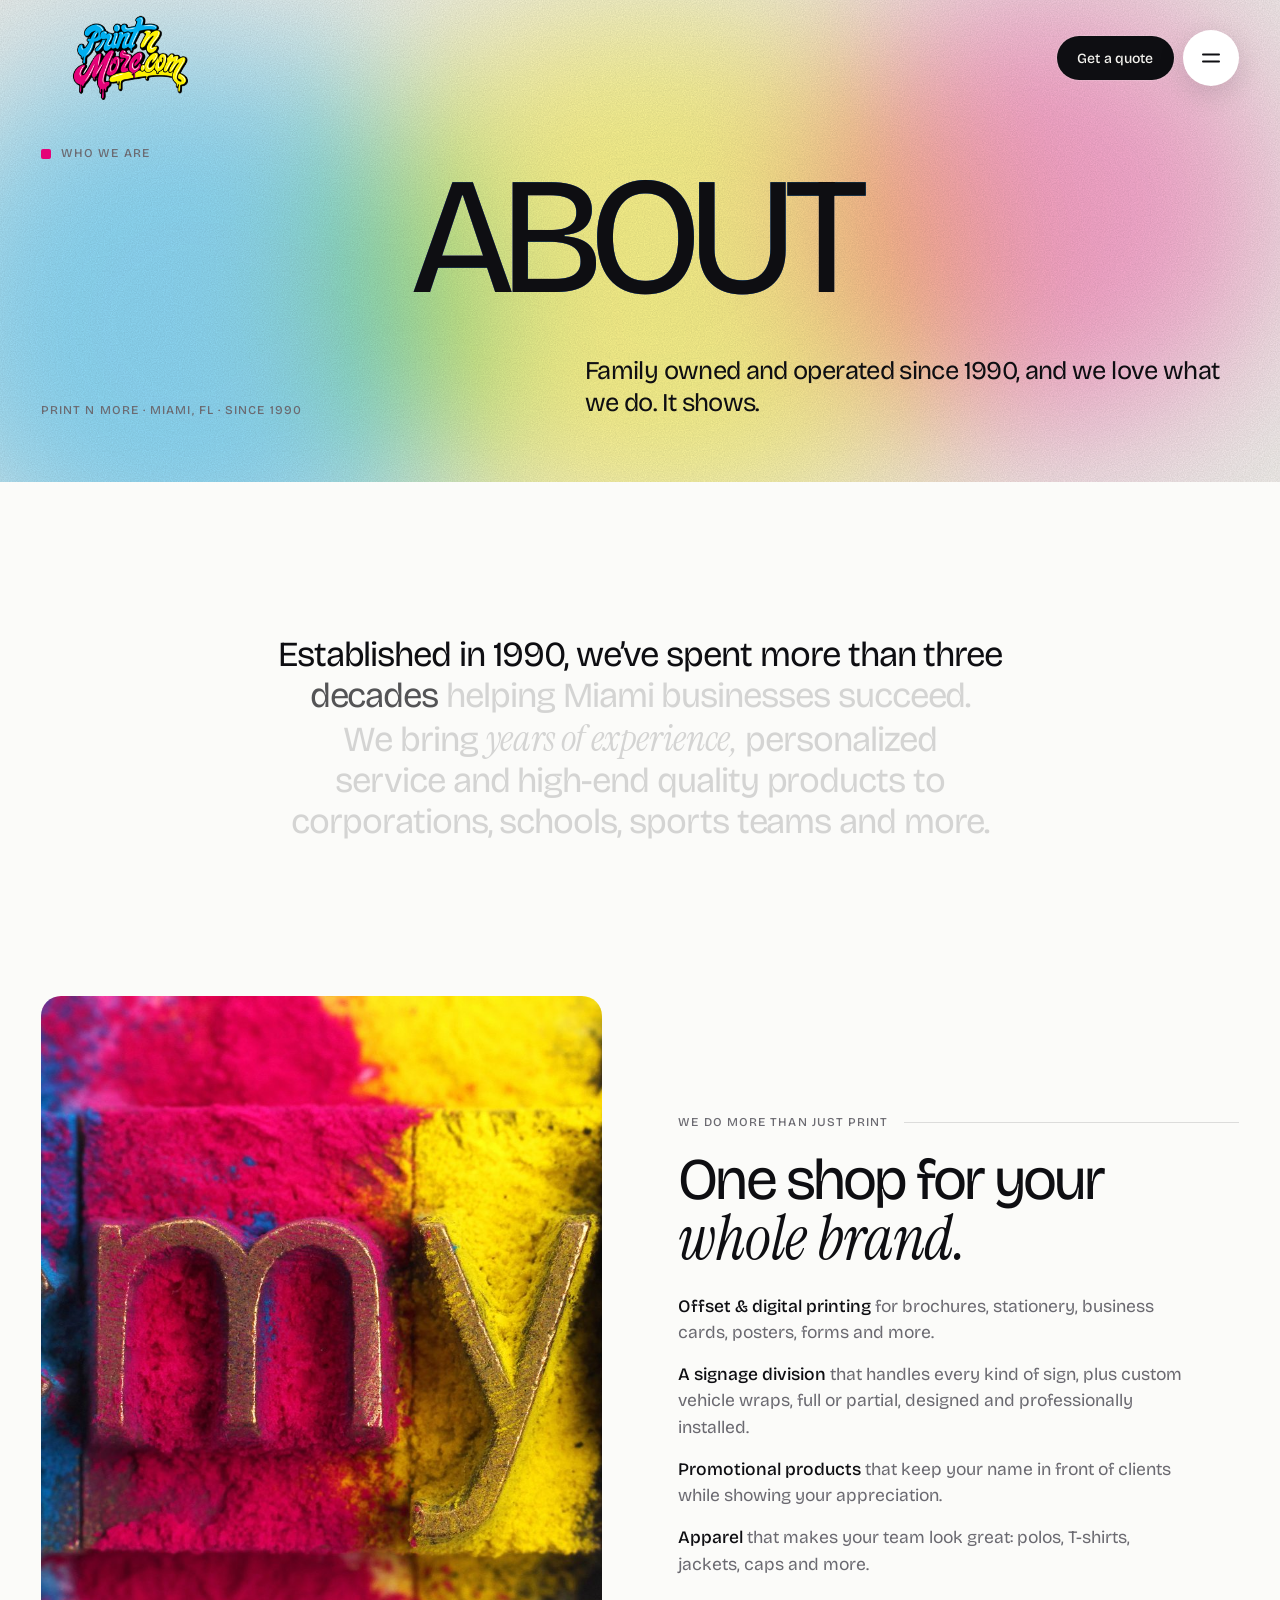
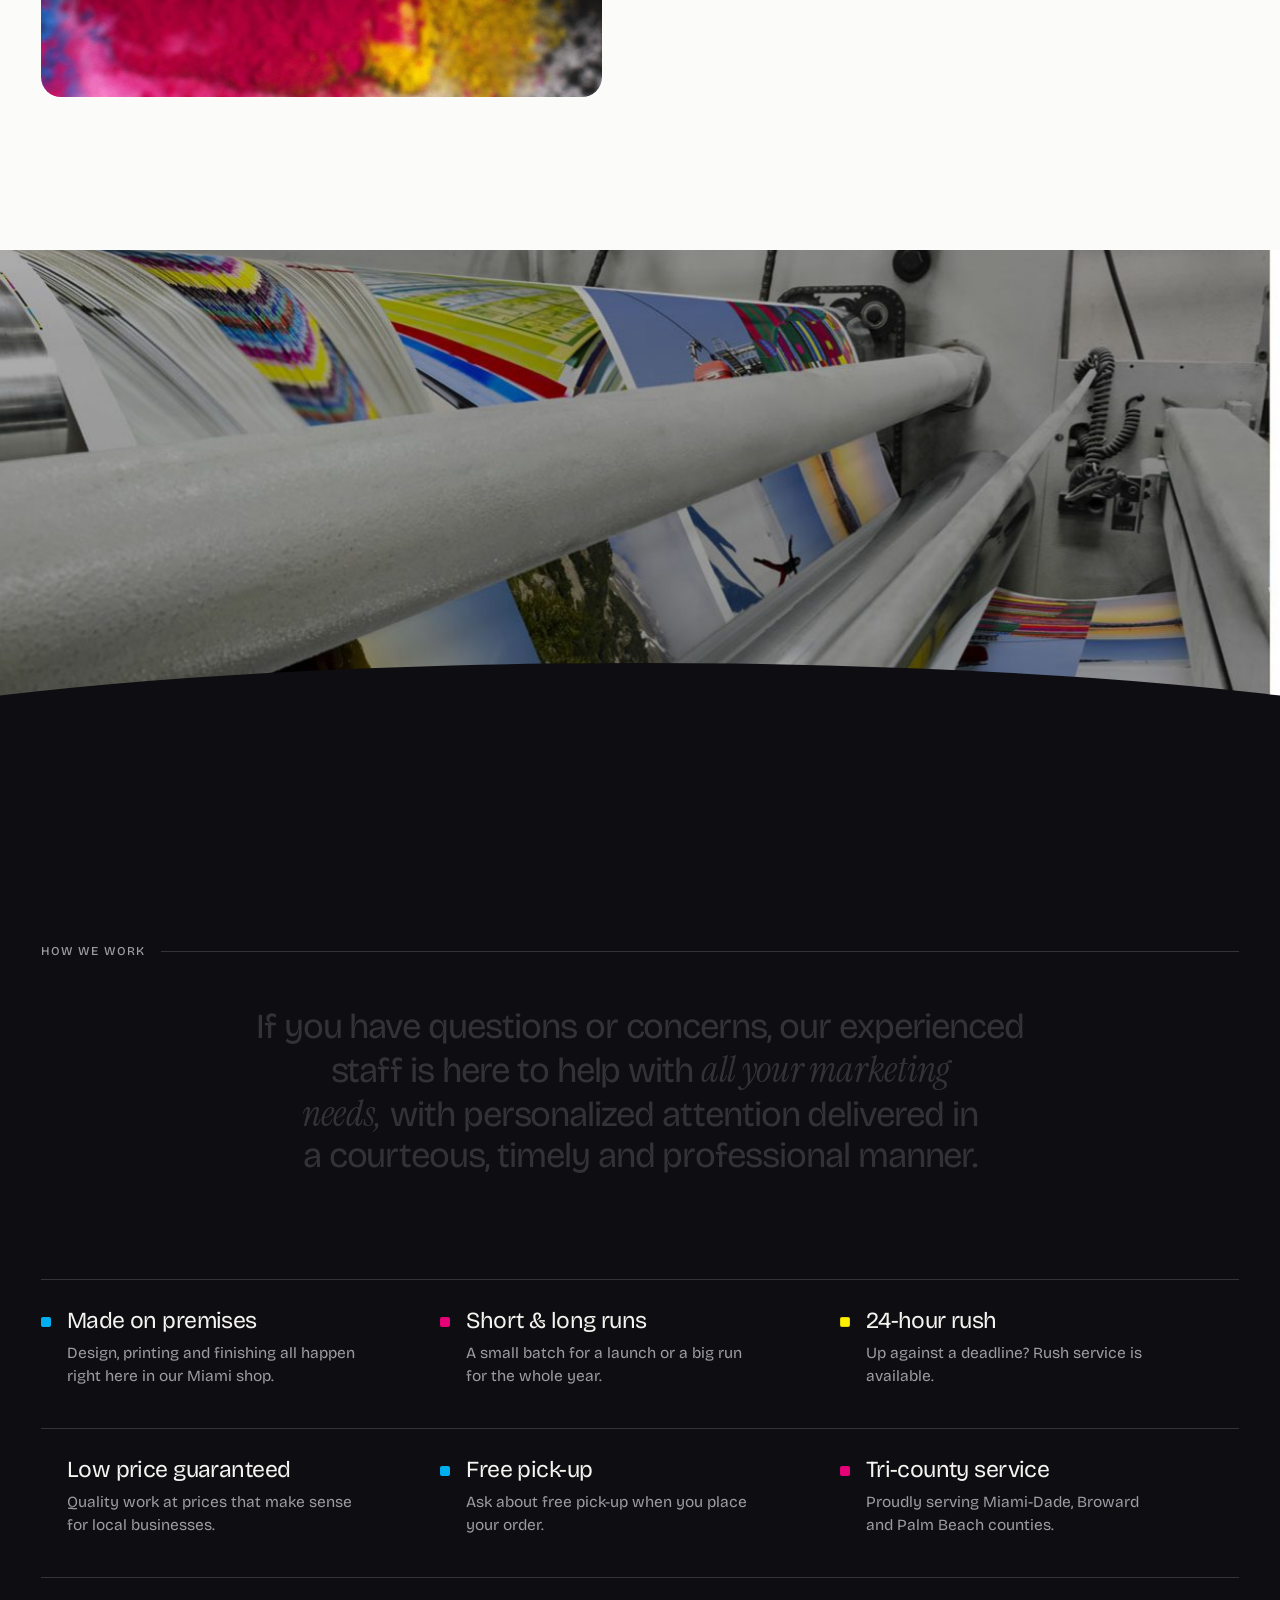
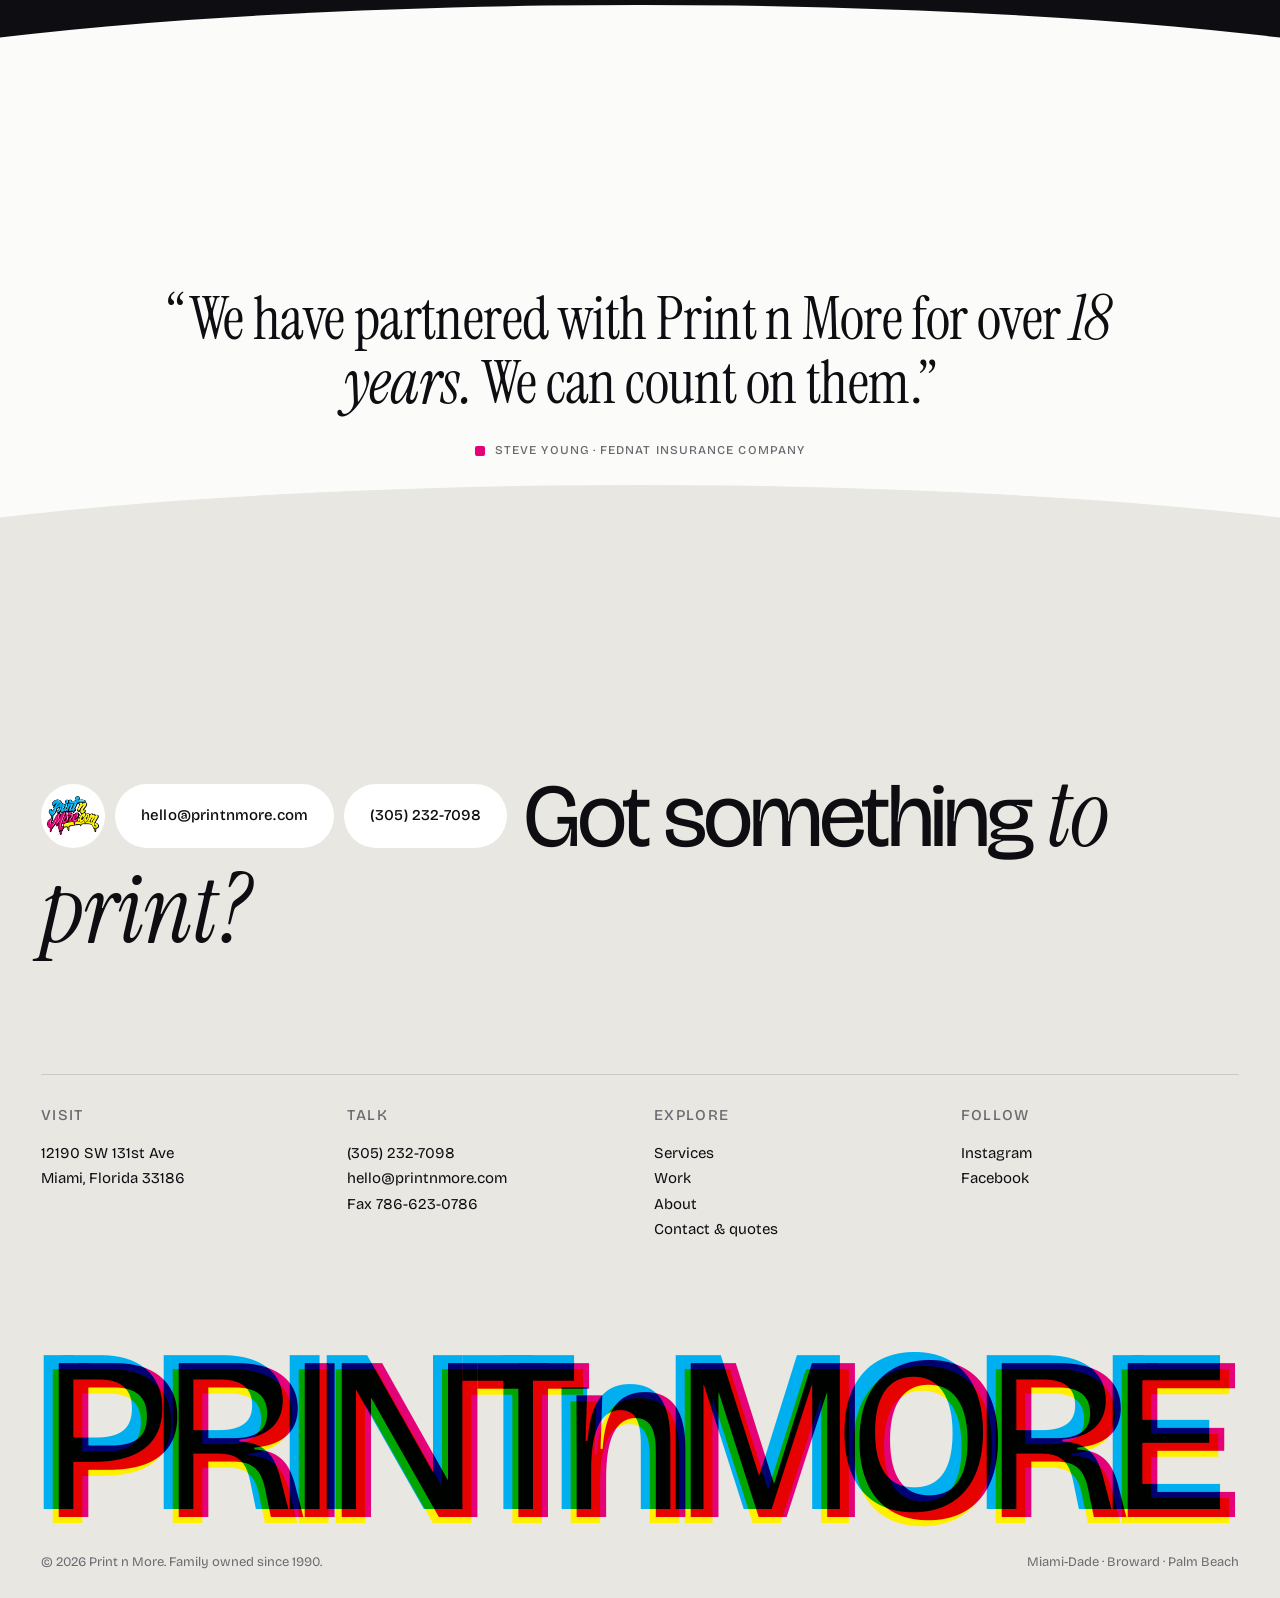
<file: about.html>
<!doctype html>
<html lang="en">
<head>
<meta charset="utf-8">
<meta name="viewport" content="width=device-width, initial-scale=1">
<meta name="robots" content="noindex">
<title>About | Print n More, Miami</title>
<meta name="description" content="Family owned and operated since 1990. Experience, personalized service and high-end quality products for corporations, schools and sports teams.">
<meta name="theme-color" content="#f4f3ef">
<link rel="canonical" href="https://printnmore.vercel.app/about.html">
<meta property="og:type" content="website">
<meta property="og:site_name" content="Print n More">
<meta property="og:title" content="About | Print n More, Miami">
<meta property="og:description" content="Family owned and operated since 1990. Experience, personalized service and high-end quality products for corporations, schools and sports teams.">
<meta property="og:url" content="https://printnmore.vercel.app/about.html">
<meta property="og:image" content="https://printnmore.vercel.app/assets/img/og.jpg">
<meta name="twitter:card" content="summary_large_image">
<link rel="icon" type="image/png" sizes="64x64" href="assets/img/favicon.png">
<link rel="apple-touch-icon" href="assets/img/apple-touch-icon.png">
<link rel="preconnect" href="https://fonts.googleapis.com">
<link rel="preconnect" href="https://fonts.gstatic.com" crossorigin>
<link href="https://fonts.googleapis.com/css2?family=Bricolage+Grotesque:opsz,wght@12..96,200..800&family=Instrument+Serif:ital@0;1&display=swap" rel="stylesheet">
<link rel="stylesheet" href="assets/css/style.css?v=20261126">
</head>
<body class="page-about">
<a class="skip" href="#main">Skip to content</a>

<header class="nav">
  <a class="nav-brand" href="index.html" aria-label="Print n More home"><img src="assets/img/logo.png" alt="Print n More" width="200" height="146"></a>
  <div class="nav-actions">
    <a class="pill pill--ink pill--sm nav-cta" href="contact.html" data-magnetic>Get a quote</a>
    <button class="menu-btn" type="button" aria-expanded="false" aria-controls="menu" data-menu-toggle>
      <span class="menu-btn-line"></span><span class="menu-btn-line"></span><span class="sr-only">Open menu</span>
    </button>
  </div>
</header>

<div class="menu" id="menu" data-menu>
  <div class="menu-inner">
    <nav class="menu-links" aria-label="Main">
      <a href="index.html" style="--i:0;--c:var(--cyan)"><span class="menu-num">01</span><span class="menu-word">Home</span></a>
      <a href="services.html" style="--i:1;--c:var(--magenta)"><span class="menu-num">02</span><span class="menu-word">Services</span></a>
      <a href="work.html" style="--i:2;--c:var(--yellow)"><span class="menu-num">03</span><span class="menu-word">Work</span></a>
      <a href="about.html" aria-current="page" style="--i:3;--c:var(--cyan)"><span class="menu-num">04</span><span class="menu-word">About</span></a>
      <a href="contact.html" style="--i:4;--c:var(--magenta)"><span class="menu-num">05</span><span class="menu-word">Contact</span></a>
    </nav>
    <div class="menu-foot">
      <div><p class="label">Call</p><a href="tel:+13052327098">(305) 232-7098</a></div>
      <div><p class="label">Email</p><a href="mailto:hello@printnmore.com">hello@printnmore.com</a></div>
      <div><p class="label">Visit</p><a href="https://goo.gl/maps/qBqhk9amiuE3wGGF8" target="_blank" rel="noopener">12190 SW 131st Ave<br>Miami, FL 33186</a></div>
      <div><p class="label">Follow</p><a href="https://www.instagram.com/printnmore/" target="_blank" rel="noopener">Instagram</a><a href="https://www.facebook.com/Printnmore/" target="_blank" rel="noopener">Facebook</a></div>
    </div>
  </div>
</div>

<main id="main">
<section class="page-hero">
  <div class="ink" aria-hidden="true"><span class="blob blob--c"></span><span class="blob blob--m"></span><span class="blob blob--y"></span></div><div class="grain" aria-hidden="true"></div>
  <div class="container"><p class="label crumb"><span class="swatch sw-m"></span>Who we are</p></div>
  <h1 class="mega" data-register><span data-fit>About</span></h1>
  <div class="container page-hero-row">
    <p class="label">Print n More &middot; Miami, FL &middot; Since 1990</p>
    <p class="lead">Family owned and operated since 1990, and we love what we do. It shows.</p>
  </div>
</section>

<section class="section">
  <div class="container">
    <p class="fill-text" data-fill>Established in 1990, we&rsquo;ve spent more than three decades helping Miami businesses succeed. We bring <em>years of experience,</em> personalized service and high-end quality products to corporations, schools, sports teams and more.</p>
  </div>
</section>

<section class="section" style="padding-top:0">
  <div class="container split">
    <div class="split-media" data-reveal><img src="assets/img/cmyk.jpg" alt="Cyan, magenta, yellow and black pigment around the letters CMYK" loading="lazy"></div>
    <div data-reveal style="--d:.1s">
      <p class="label side-head">We do more than just print</p>
      <h2 style="margin-top:22px">One shop for your <em>whole brand.</em></h2>
      <div class="prose">
        <p><strong>Offset &amp; digital printing</strong> for brochures, stationery, business cards, posters, forms and more.</p>
        <p><strong>A signage division</strong> that handles every kind of sign, plus custom vehicle wraps, full or partial, designed and professionally installed.</p>
        <p><strong>Promotional products</strong> that keep your name in front of clients while showing your appreciation.</p>
        <p><strong>Apparel</strong> that makes your team look great: polos, T-shirts, jackets, caps and more.</p>
      </div>
    </div>
  </div>
</section>

<div class="press-band" aria-hidden="true"><img src="assets/img/press.jpg" alt="" data-band loading="lazy"></div>

<section class="section on-dark curve" data-curve>
  <div class="container">
    <p class="label side-head">How we work</p>
    <p class="fill-text" data-fill style="margin-top:48px">If you have questions or concerns, our experienced staff is here to help with <em>all your marketing needs,</em> with personalized attention delivered in a courteous, timely and professional manner.</p>
    <div class="fine" style="margin-top:clamp(70px,8vw,120px)">
      <ul class="fine-grid">
        <li class="fine-item" data-reveal style="--d:0.00s"><span class="swatch sw-c"></span><h3>Made on premises</h3><p>Design, printing and finishing all happen right here in our Miami shop.</p></li>
        <li class="fine-item" data-reveal style="--d:0.08s"><span class="swatch sw-m"></span><h3>Short &amp; long runs</h3><p>A small batch for a launch or a big run for the whole year.</p></li>
        <li class="fine-item" data-reveal style="--d:0.16s"><span class="swatch sw-y"></span><h3>24-hour rush</h3><p>Up against a deadline? Rush service is available.</p></li>
        <li class="fine-item" data-reveal style="--d:0.00s"><span class="swatch sw-k"></span><h3>Low price guaranteed</h3><p>Quality work at prices that make sense for local businesses.</p></li>
        <li class="fine-item" data-reveal style="--d:0.08s"><span class="swatch sw-c"></span><h3>Free pick-up</h3><p>Ask about free pick-up when you place your order.</p></li>
        <li class="fine-item" data-reveal style="--d:0.16s"><span class="swatch sw-m"></span><h3>Tri-county service</h3><p>Proudly serving Miami-Dade, Broward and Palm Beach counties.</p></li>
      </ul>
    </div>
  </div>
</section>

<section class="section curve" data-curve>
  <div class="container">
    <blockquote>
      <p class="pull" data-reveal>&ldquo;We have partnered with Print n More for over <em>18 years.</em> We can count on them.&rdquo;</p>
      <footer class="pull-cite label"><span class="swatch sw-m"></span>Steve Young &middot; FedNat Insurance Company</footer>
    </blockquote>
  </div>
</section>

</main>

<footer class="footer curve" data-curve>
  <div class="container">
    <h2 class="cta" data-reveal>
      <span class="cta-inline">
        <span class="cta-avatar"><img src="assets/img/logo.png" alt="" width="200" height="146"></span>
        <a class="pill" href="mailto:hello@printnmore.com" data-magnetic>hello@printnmore.com</a>
        <a class="pill" href="tel:+13052327098" data-magnetic>(305) 232-7098</a>
      </span>Got something <em>to print?</em>
    </h2>

    <div class="footer-cols">
      <div>
        <p class="label">Visit</p>
        <a href="https://goo.gl/maps/qBqhk9amiuE3wGGF8" target="_blank" rel="noopener">12190 SW 131st Ave<br>Miami, Florida 33186</a>
      </div>
      <div>
        <p class="label">Talk</p>
        <a href="tel:+13052327098">(305) 232-7098</a>
        <a href="mailto:hello@printnmore.com">hello@printnmore.com</a>
        <p>Fax 786-623-0786</p>
      </div>
      <div>
        <p class="label">Explore</p>
        <a href="services.html">Services</a>
        <a href="work.html">Work</a>
        <a href="about.html">About</a>
        <a href="contact.html">Contact &amp; quotes</a>
      </div>
      <div>
        <p class="label">Follow</p>
        <a href="https://www.instagram.com/printnmore/" target="_blank" rel="noopener">Instagram</a>
        <a href="https://www.facebook.com/Printnmore/" target="_blank" rel="noopener">Facebook</a>
      </div>
    </div>
  </div>

  <div class="wordmark" aria-hidden="true">
    <div class="wordmark-in" data-fit data-register="end">
      <span class="wm wm-c">PRINTnMORE</span><span class="wm wm-m">PRINTnMORE</span><span class="wm wm-y">PRINTnMORE</span><span class="wm wm-k">PRINTnMORE</span>
    </div>
  </div>

  <div class="container footer-bottom">
    <p>&copy; <span data-year>2026</span> Print n More. Family owned since 1990.</p>
    <p>Miami-Dade &middot; Broward &middot; Palm Beach</p>
  </div>
</footer>

<script src="assets/js/main.js?v=20261126" defer></script>
</body>
</html>
</file>
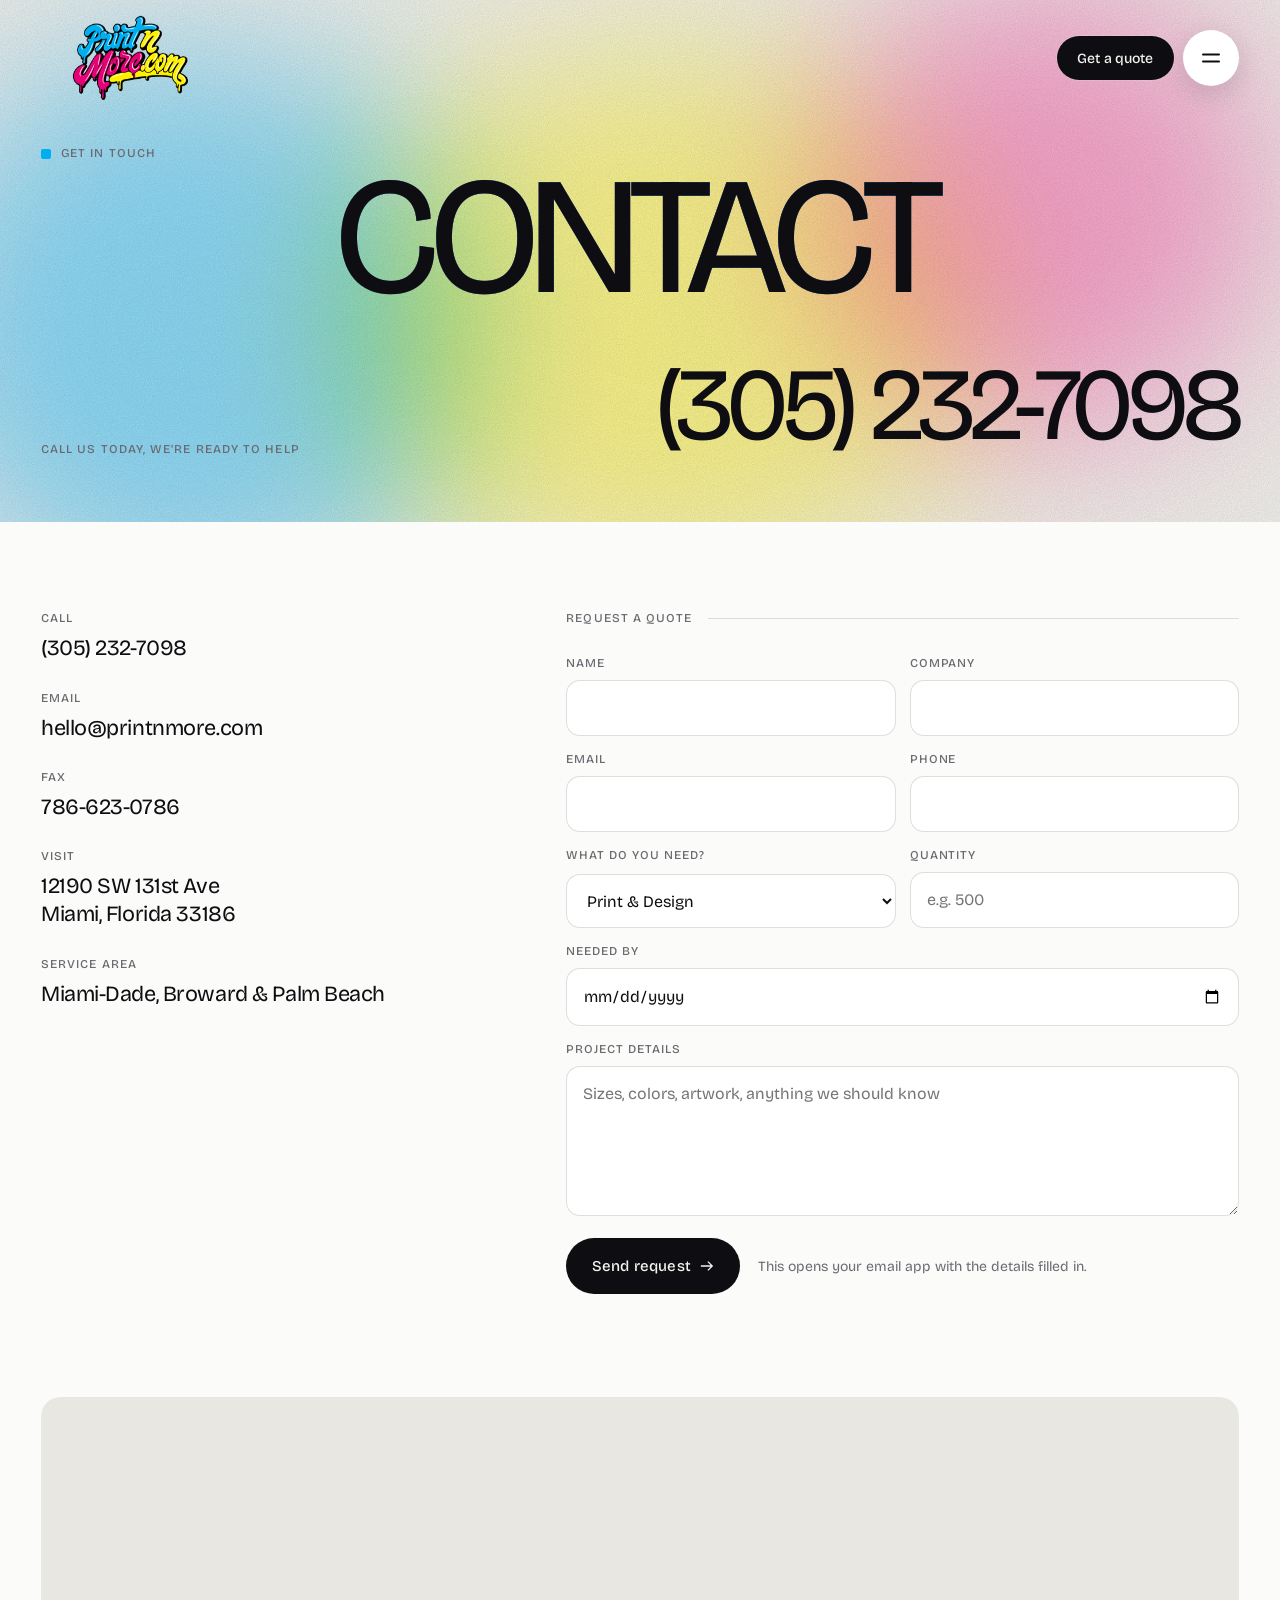
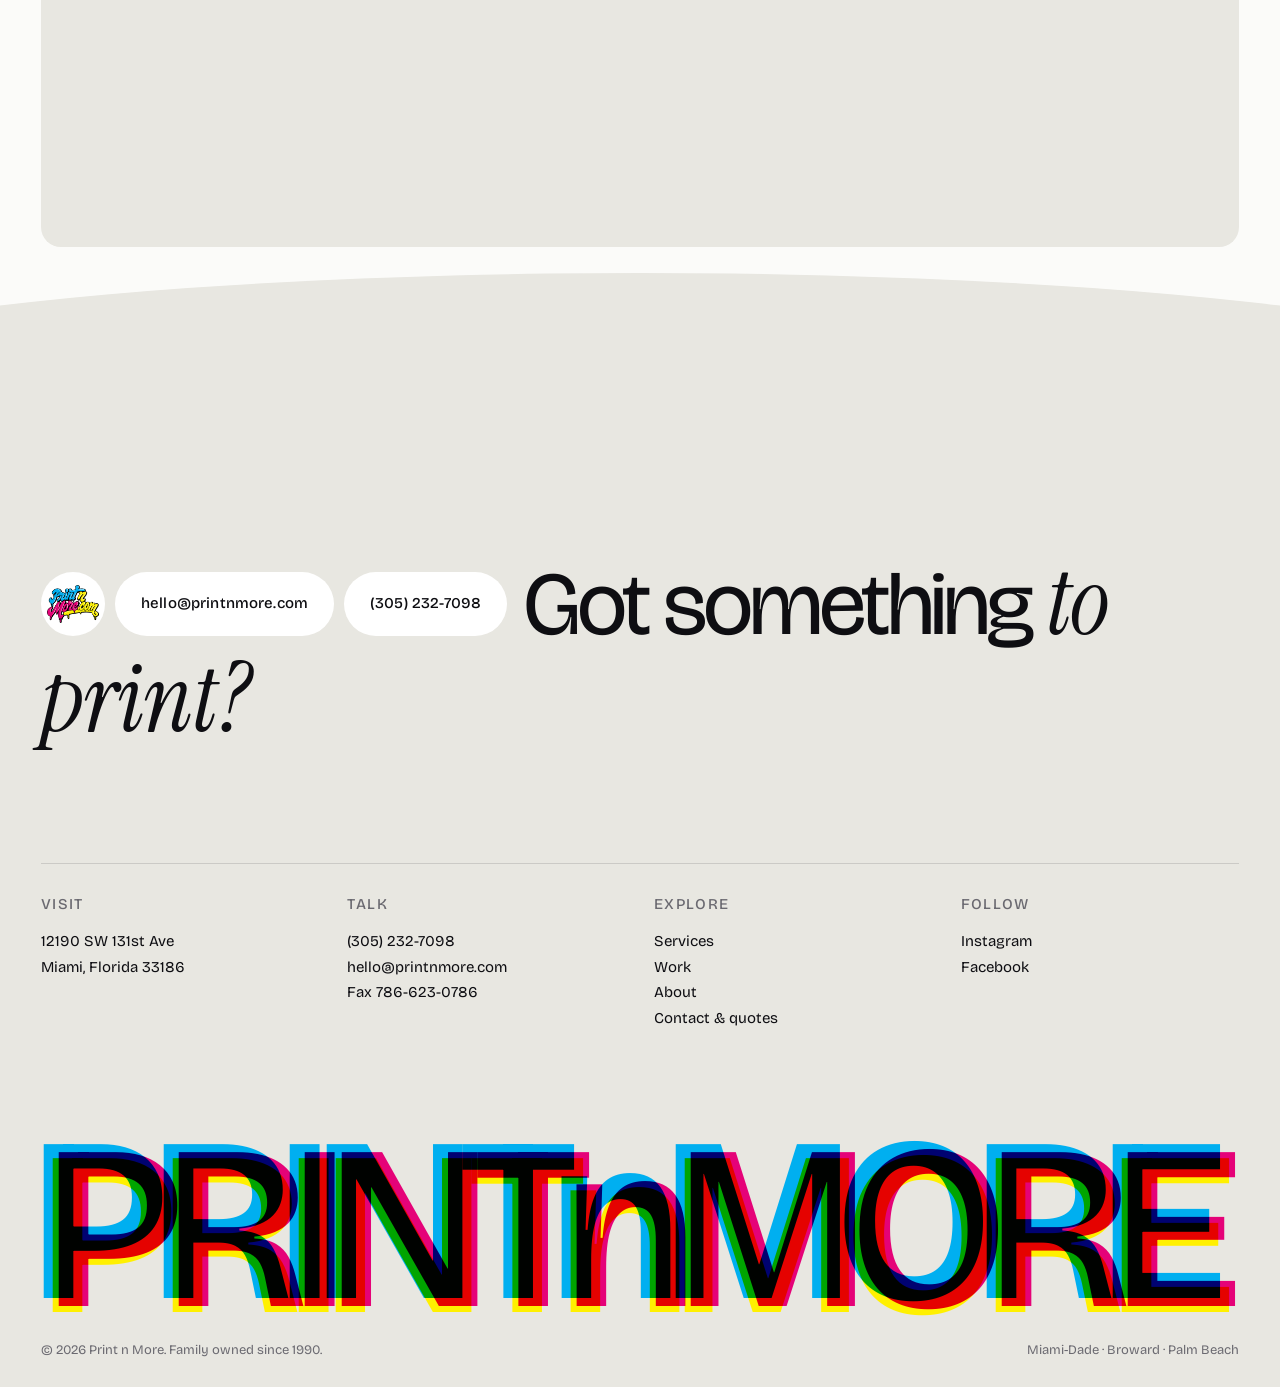
<file: contact.html>
<!doctype html>
<html lang="en">
<head>
<meta charset="utf-8">
<meta name="viewport" content="width=device-width, initial-scale=1">
<meta name="robots" content="noindex">
<title>Contact &amp; Quotes | Print n More, Miami</title>
<meta name="description" content="Call (305) 232-7098, email hello@printnmore.com or visit 12190 SW 131st Ave, Miami, FL 33186. Request a quote online.">
<meta name="theme-color" content="#f4f3ef">
<link rel="canonical" href="https://printnmore.vercel.app/contact.html">
<meta property="og:type" content="website">
<meta property="og:site_name" content="Print n More">
<meta property="og:title" content="Contact &amp; Quotes | Print n More, Miami">
<meta property="og:description" content="Call (305) 232-7098, email hello@printnmore.com or visit 12190 SW 131st Ave, Miami, FL 33186. Request a quote online.">
<meta property="og:url" content="https://printnmore.vercel.app/contact.html">
<meta property="og:image" content="https://printnmore.vercel.app/assets/img/og.jpg">
<meta name="twitter:card" content="summary_large_image">
<link rel="icon" type="image/png" sizes="64x64" href="assets/img/favicon.png">
<link rel="apple-touch-icon" href="assets/img/apple-touch-icon.png">
<link rel="preconnect" href="https://fonts.googleapis.com">
<link rel="preconnect" href="https://fonts.gstatic.com" crossorigin>
<link href="https://fonts.googleapis.com/css2?family=Bricolage+Grotesque:opsz,wght@12..96,200..800&family=Instrument+Serif:ital@0;1&display=swap" rel="stylesheet">
<link rel="stylesheet" href="assets/css/style.css?v=20261126">
</head>
<body class="page-contact">
<a class="skip" href="#main">Skip to content</a>

<header class="nav">
  <a class="nav-brand" href="index.html" aria-label="Print n More home"><img src="assets/img/logo.png" alt="Print n More" width="200" height="146"></a>
  <div class="nav-actions">
    <a class="pill pill--ink pill--sm nav-cta" href="contact.html" data-magnetic>Get a quote</a>
    <button class="menu-btn" type="button" aria-expanded="false" aria-controls="menu" data-menu-toggle>
      <span class="menu-btn-line"></span><span class="menu-btn-line"></span><span class="sr-only">Open menu</span>
    </button>
  </div>
</header>

<div class="menu" id="menu" data-menu>
  <div class="menu-inner">
    <nav class="menu-links" aria-label="Main">
      <a href="index.html" style="--i:0;--c:var(--cyan)"><span class="menu-num">01</span><span class="menu-word">Home</span></a>
      <a href="services.html" style="--i:1;--c:var(--magenta)"><span class="menu-num">02</span><span class="menu-word">Services</span></a>
      <a href="work.html" style="--i:2;--c:var(--yellow)"><span class="menu-num">03</span><span class="menu-word">Work</span></a>
      <a href="about.html" style="--i:3;--c:var(--cyan)"><span class="menu-num">04</span><span class="menu-word">About</span></a>
      <a href="contact.html" aria-current="page" style="--i:4;--c:var(--magenta)"><span class="menu-num">05</span><span class="menu-word">Contact</span></a>
    </nav>
    <div class="menu-foot">
      <div><p class="label">Call</p><a href="tel:+13052327098">(305) 232-7098</a></div>
      <div><p class="label">Email</p><a href="mailto:hello@printnmore.com">hello@printnmore.com</a></div>
      <div><p class="label">Visit</p><a href="https://goo.gl/maps/qBqhk9amiuE3wGGF8" target="_blank" rel="noopener">12190 SW 131st Ave<br>Miami, FL 33186</a></div>
      <div><p class="label">Follow</p><a href="https://www.instagram.com/printnmore/" target="_blank" rel="noopener">Instagram</a><a href="https://www.facebook.com/Printnmore/" target="_blank" rel="noopener">Facebook</a></div>
    </div>
  </div>
</div>

<main id="main">
<section class="page-hero">
  <div class="ink" aria-hidden="true"><span class="blob blob--c"></span><span class="blob blob--m"></span><span class="blob blob--y"></span></div><div class="grain" aria-hidden="true"></div>
  <div class="container"><p class="label crumb"><span class="swatch sw-c"></span>Get in touch</p></div>
  <h1 class="mega" data-register><span data-fit>Contact</span></h1>
  <div class="container page-hero-row phone-row">
    <p class="label">Call us today, we&rsquo;re ready to help</p>
    <p class="lead"><a class="big-phone" href="tel:+13052327098">(305) 232-7098</a></p>
  </div>
</section>

<section class="section" style="padding-top:clamp(64px,7vw,110px)">
  <div class="container contact-grid">
    <div class="contact-details">
      <div><p class="label">Call</p><a href="tel:+13052327098">(305) 232-7098</a></div>
      <div><p class="label">Email</p><a href="mailto:hello@printnmore.com">hello@printnmore.com</a></div>
      <div><p class="label">Fax</p><p>786-623-0786</p></div>
      <div><p class="label">Visit</p><a href="https://goo.gl/maps/qBqhk9amiuE3wGGF8" target="_blank" rel="noopener">12190 SW 131st Ave<br>Miami, Florida 33186</a></div>
      <div><p class="label">Service area</p><p>Miami-Dade, Broward &amp; Palm Beach</p></div>
    </div>

    <div>
      <p class="label side-head">Request a quote</p>
      <form class="form" data-quote-form style="margin-top:28px" novalidate>
        <div class="field"><label for="f-name">Name</label><input id="f-name" name="name" autocomplete="name" required></div>
        <div class="field"><label for="f-company">Company</label><input id="f-company" name="company" autocomplete="organization"></div>
        <div class="field"><label for="f-email">Email</label><input id="f-email" name="email" type="email" autocomplete="email" required></div>
        <div class="field"><label for="f-phone">Phone</label><input id="f-phone" name="phone" type="tel" autocomplete="tel"></div>
        <div class="field"><label for="f-service">What do you need?</label><select id="f-service" name="service"><option>Print & Design</option><option>Signs & Wraps</option><option>Apparel</option><option>Awards & Gifts</option><option>Promotional Items</option><option>Rubber Stamps</option><option>Something else</option></select></div>
        <div class="field"><label for="f-qty">Quantity</label><input id="f-qty" name="quantity" placeholder="e.g. 500"></div>
        <div class="field field--full"><label for="f-date">Needed by</label><input id="f-date" name="date" type="date"></div>
        <div class="field field--full"><label for="f-details">Project details</label><textarea id="f-details" name="details" placeholder="Sizes, colors, artwork, anything we should know"></textarea></div>
        <div class="form-foot">
          <button class="pill pill--ink" type="submit" data-magnetic>Send request <svg viewBox="0 0 16 16" fill="none" stroke="currentColor" stroke-width="1.5" aria-hidden="true"><path d="M1 8h13M9 3l5 5-5 5"/></svg></button>
          <p class="form-note" data-form-note aria-live="polite">This opens your email app with the details filled in.</p>
        </div>
      </form>
    </div>
  </div>

  <div class="container">
    <div class="map"><iframe title="Map to Print n More, 12190 SW 131st Ave, Miami" src="https://www.google.com/maps?q=12190+SW+131st+Ave,+Miami,+FL+33186&amp;output=embed" loading="lazy" referrerpolicy="no-referrer-when-downgrade"></iframe></div>
  </div>
</section>

</main>

<footer class="footer curve" data-curve>
  <div class="container">
    <h2 class="cta" data-reveal>
      <span class="cta-inline">
        <span class="cta-avatar"><img src="assets/img/logo.png" alt="" width="200" height="146"></span>
        <a class="pill" href="mailto:hello@printnmore.com" data-magnetic>hello@printnmore.com</a>
        <a class="pill" href="tel:+13052327098" data-magnetic>(305) 232-7098</a>
      </span>Got something <em>to print?</em>
    </h2>

    <div class="footer-cols">
      <div>
        <p class="label">Visit</p>
        <a href="https://goo.gl/maps/qBqhk9amiuE3wGGF8" target="_blank" rel="noopener">12190 SW 131st Ave<br>Miami, Florida 33186</a>
      </div>
      <div>
        <p class="label">Talk</p>
        <a href="tel:+13052327098">(305) 232-7098</a>
        <a href="mailto:hello@printnmore.com">hello@printnmore.com</a>
        <p>Fax 786-623-0786</p>
      </div>
      <div>
        <p class="label">Explore</p>
        <a href="services.html">Services</a>
        <a href="work.html">Work</a>
        <a href="about.html">About</a>
        <a href="contact.html">Contact &amp; quotes</a>
      </div>
      <div>
        <p class="label">Follow</p>
        <a href="https://www.instagram.com/printnmore/" target="_blank" rel="noopener">Instagram</a>
        <a href="https://www.facebook.com/Printnmore/" target="_blank" rel="noopener">Facebook</a>
      </div>
    </div>
  </div>

  <div class="wordmark" aria-hidden="true">
    <div class="wordmark-in" data-fit data-register="end">
      <span class="wm wm-c">PRINTnMORE</span><span class="wm wm-m">PRINTnMORE</span><span class="wm wm-y">PRINTnMORE</span><span class="wm wm-k">PRINTnMORE</span>
    </div>
  </div>

  <div class="container footer-bottom">
    <p>&copy; <span data-year>2026</span> Print n More. Family owned since 1990.</p>
    <p>Miami-Dade &middot; Broward &middot; Palm Beach</p>
  </div>
</footer>

<script src="assets/js/main.js?v=20261126" defer></script>
</body>
</html>
</file>
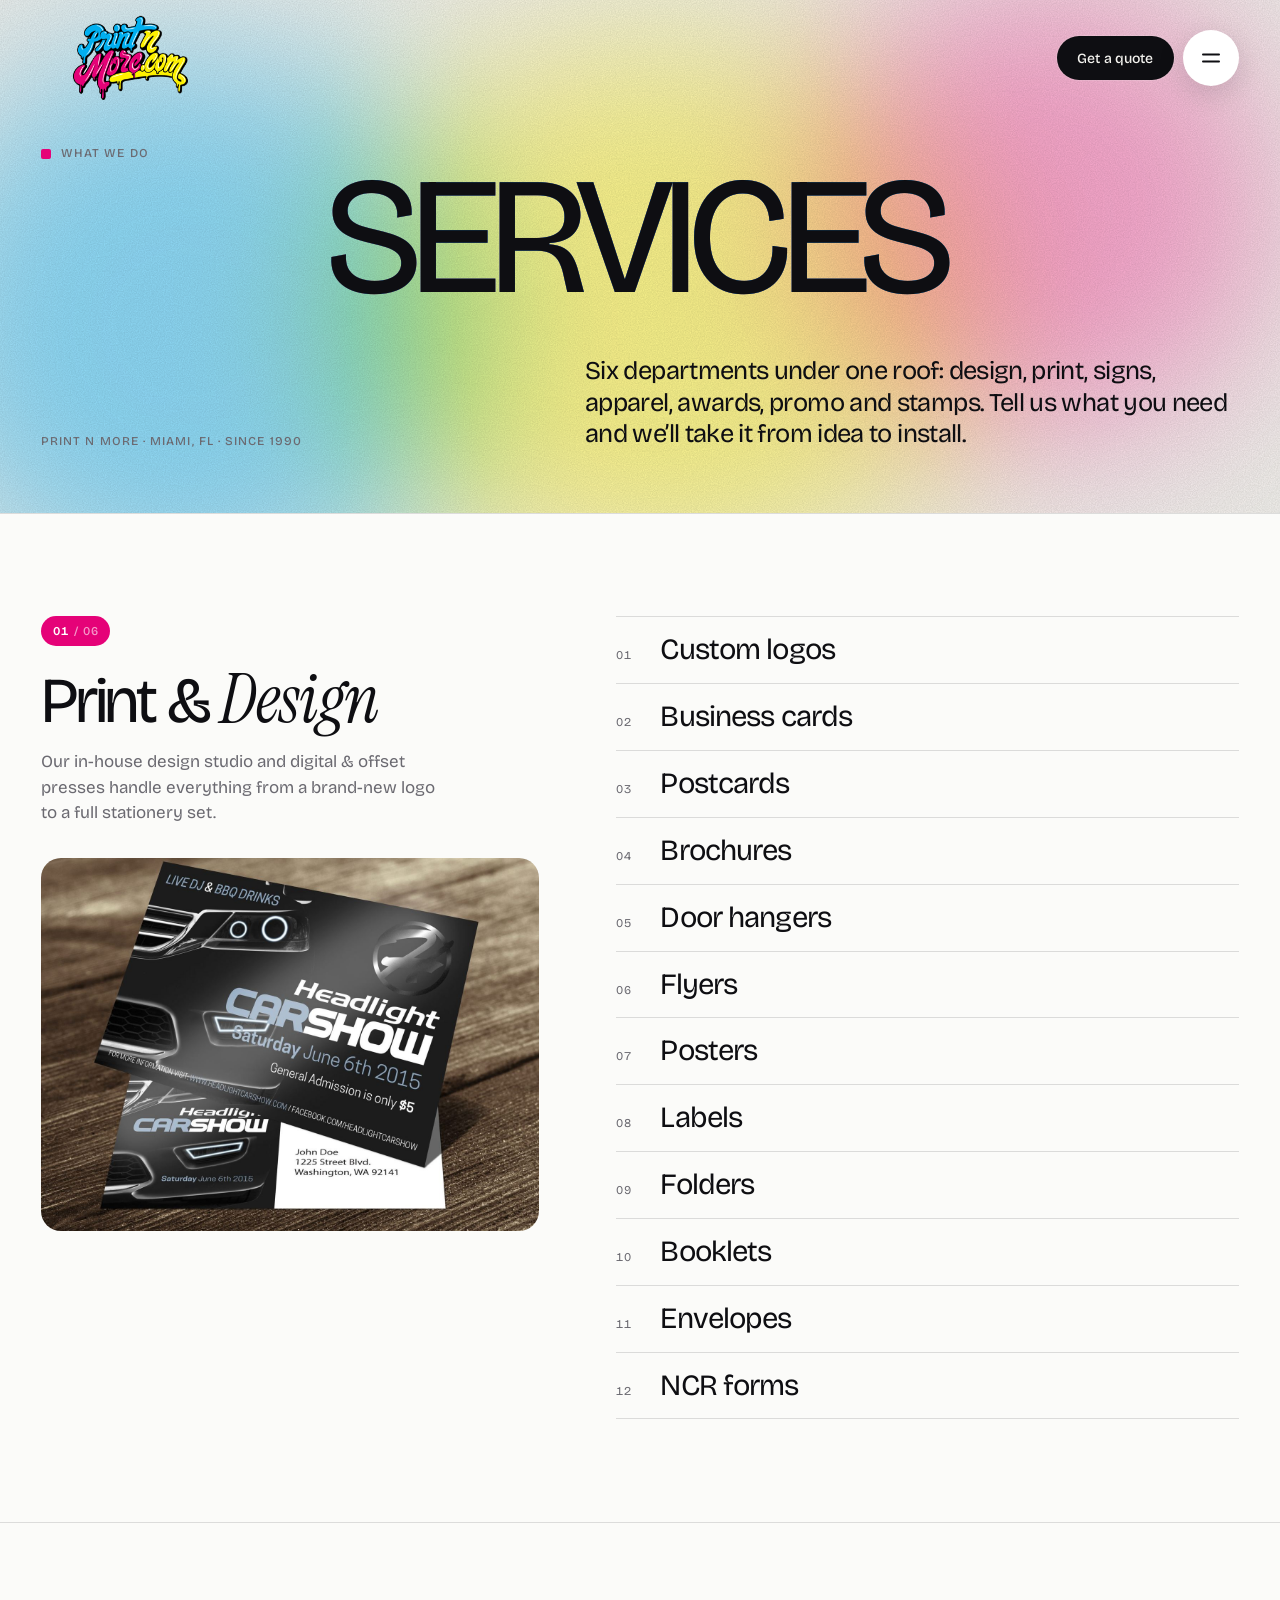
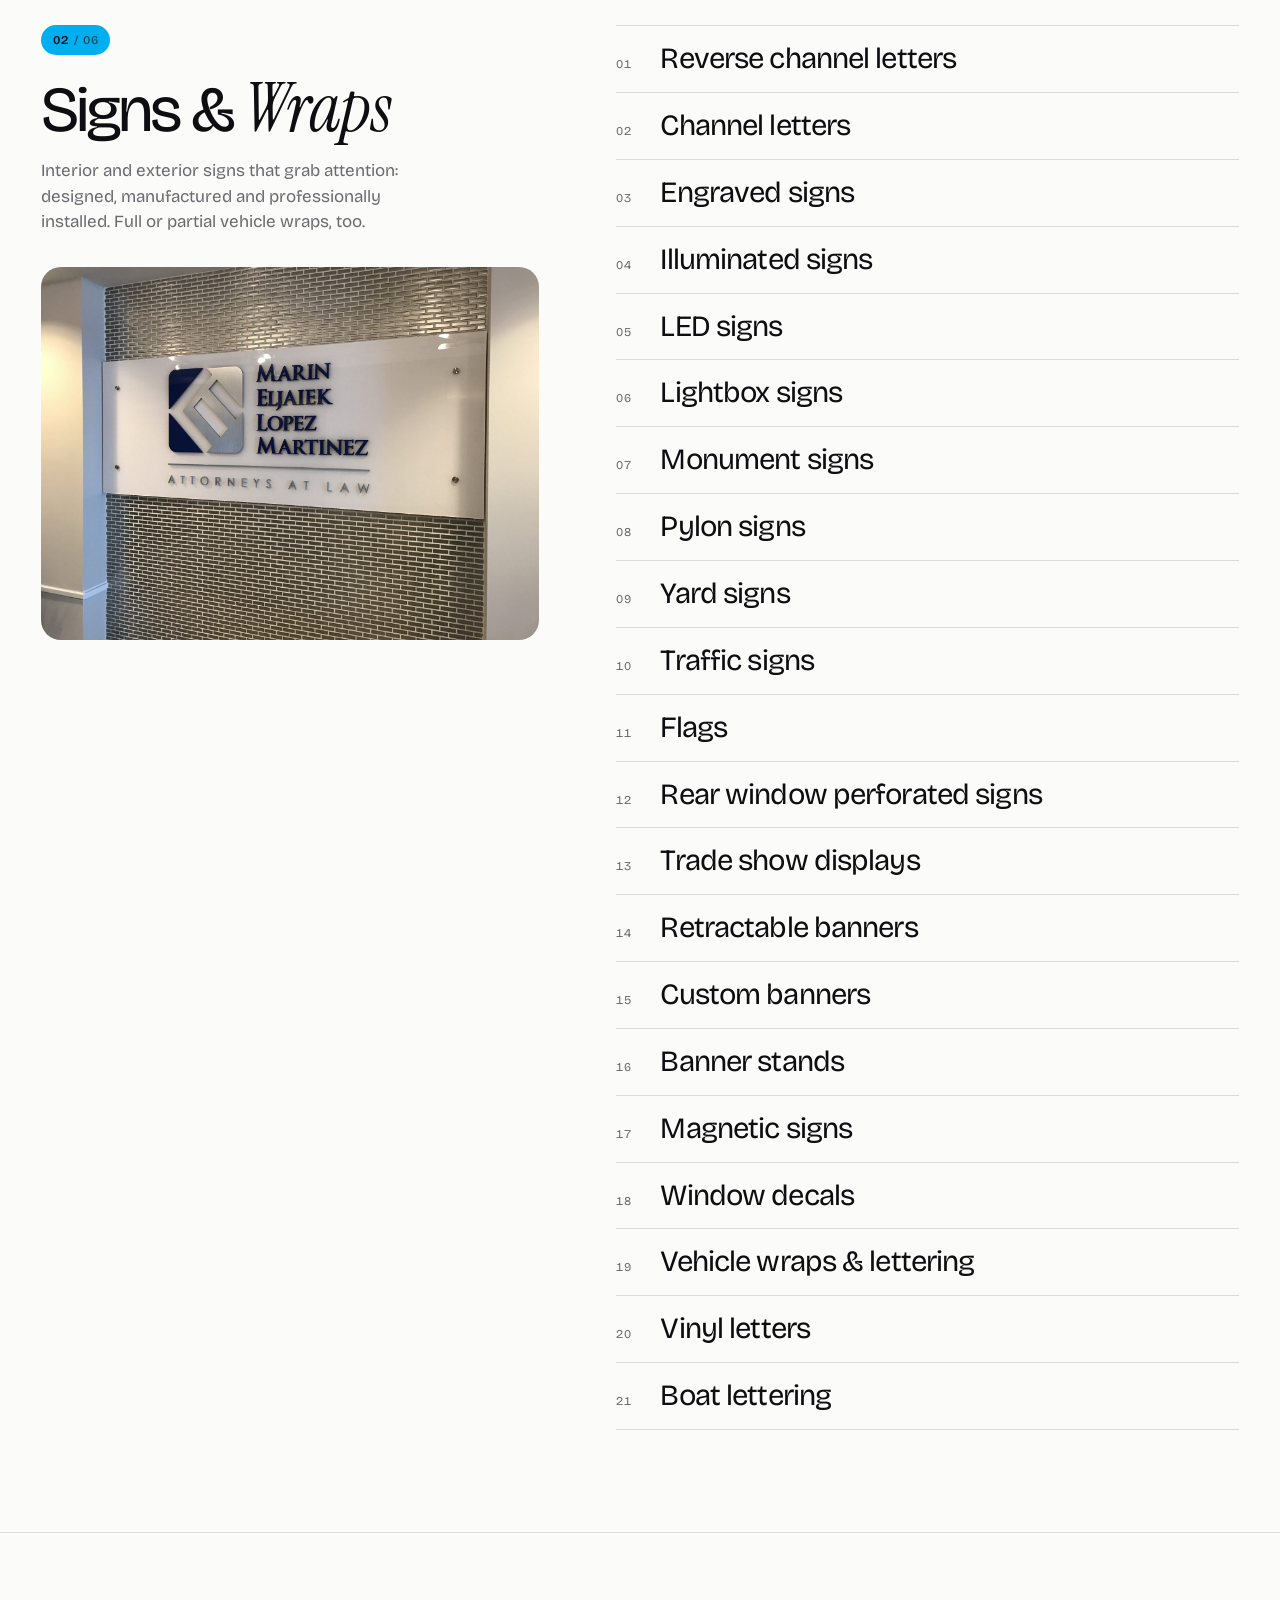
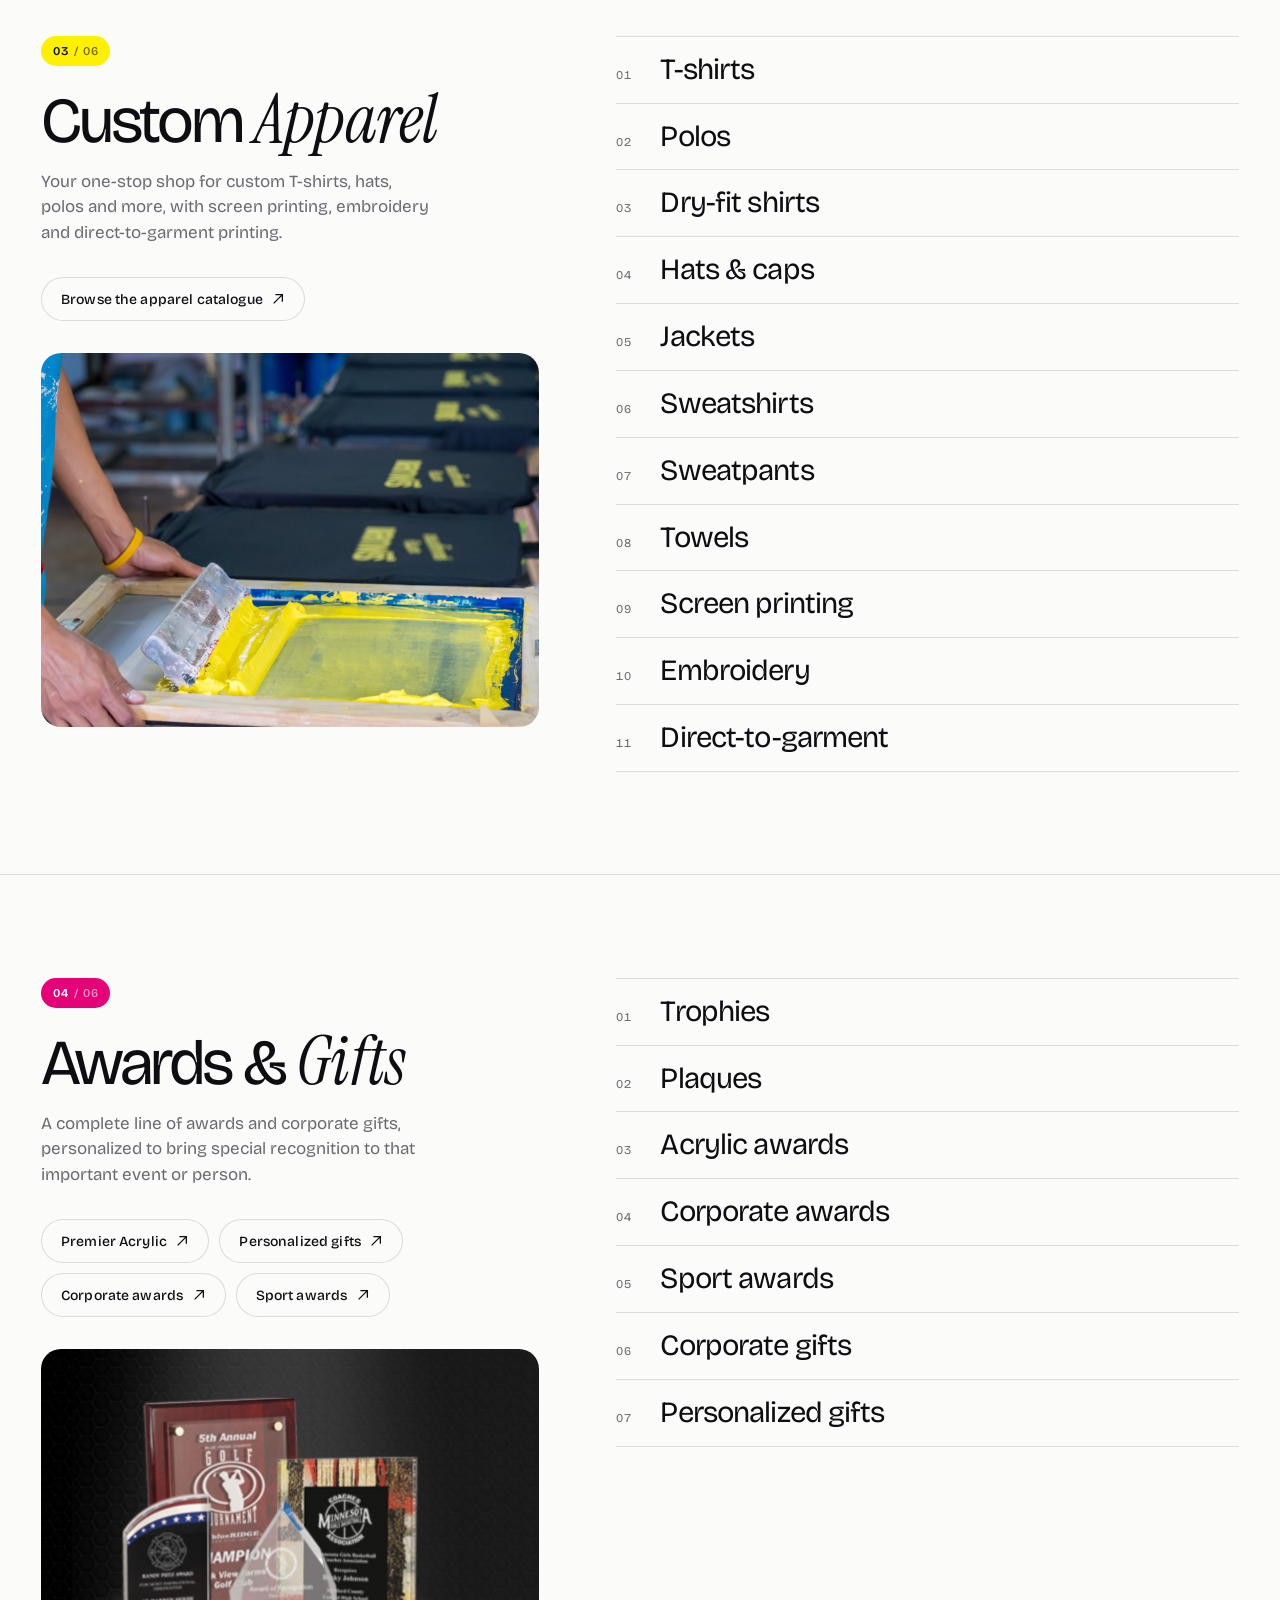
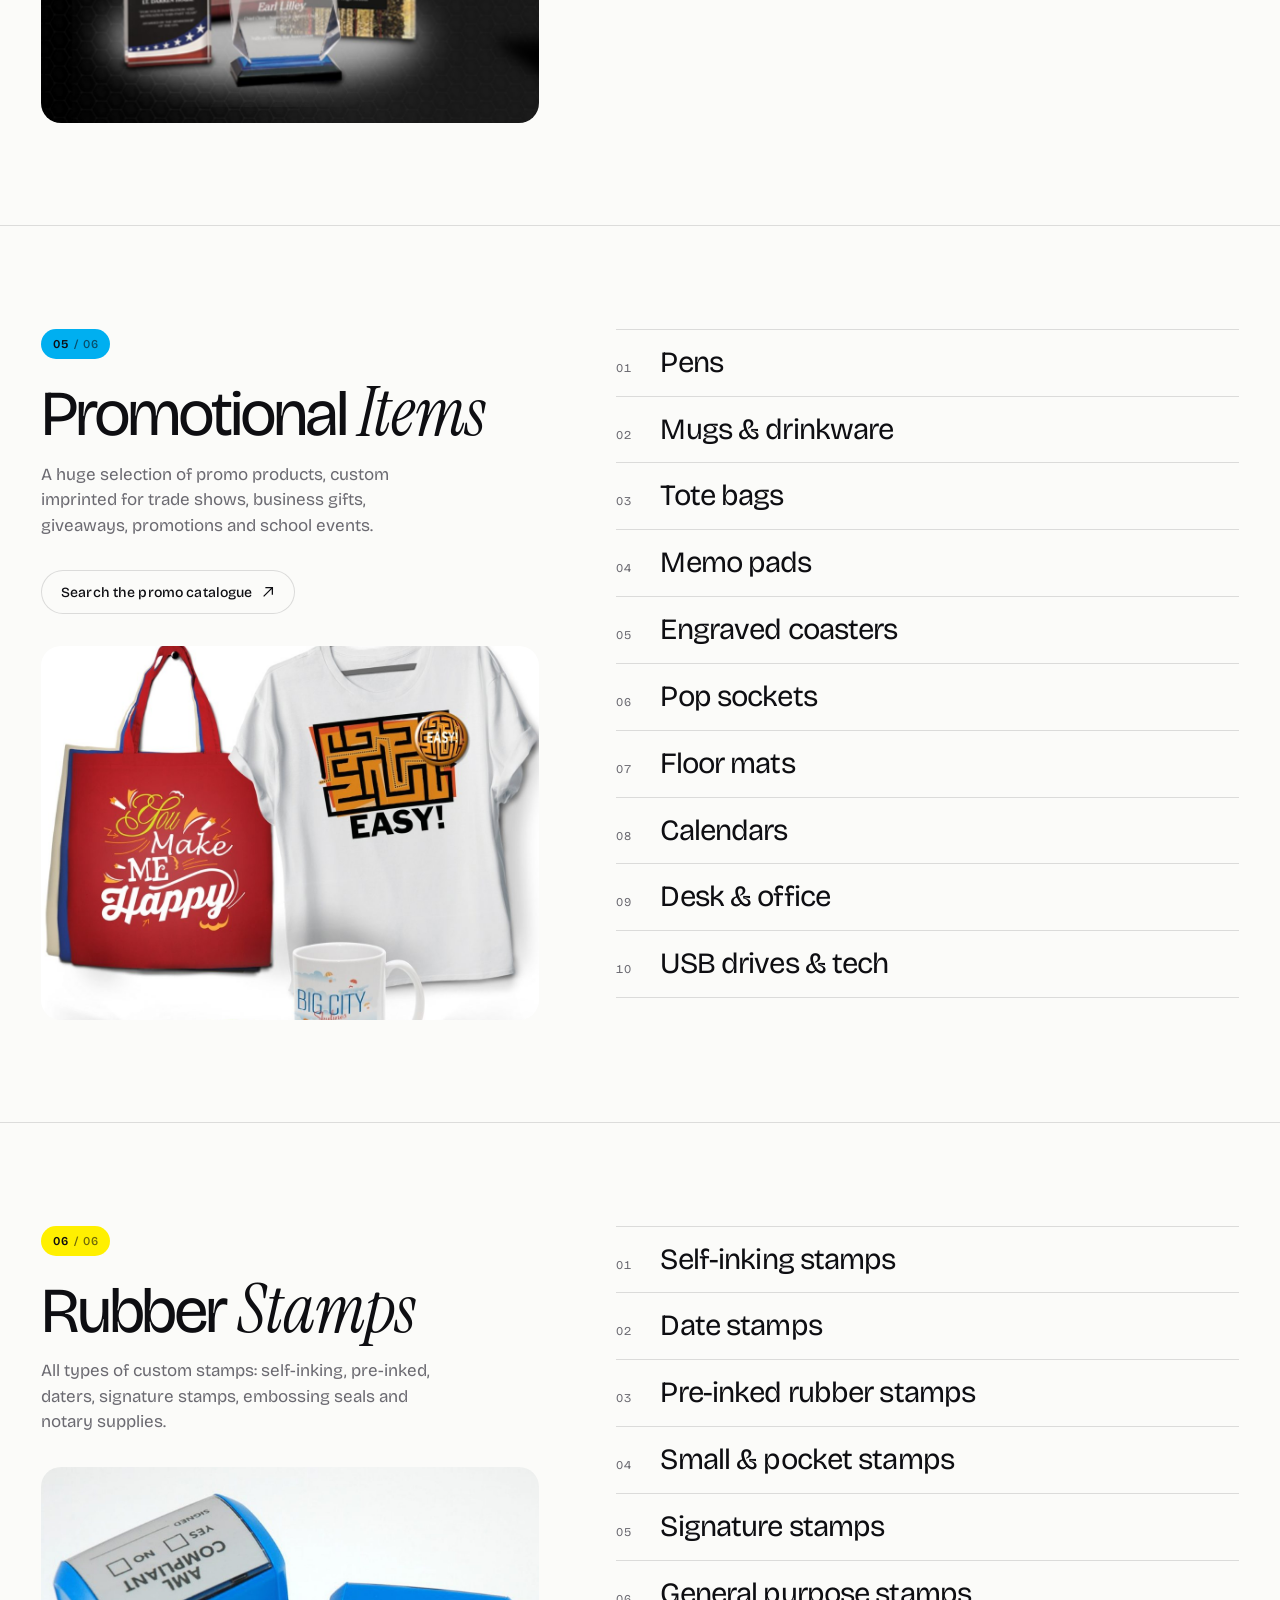
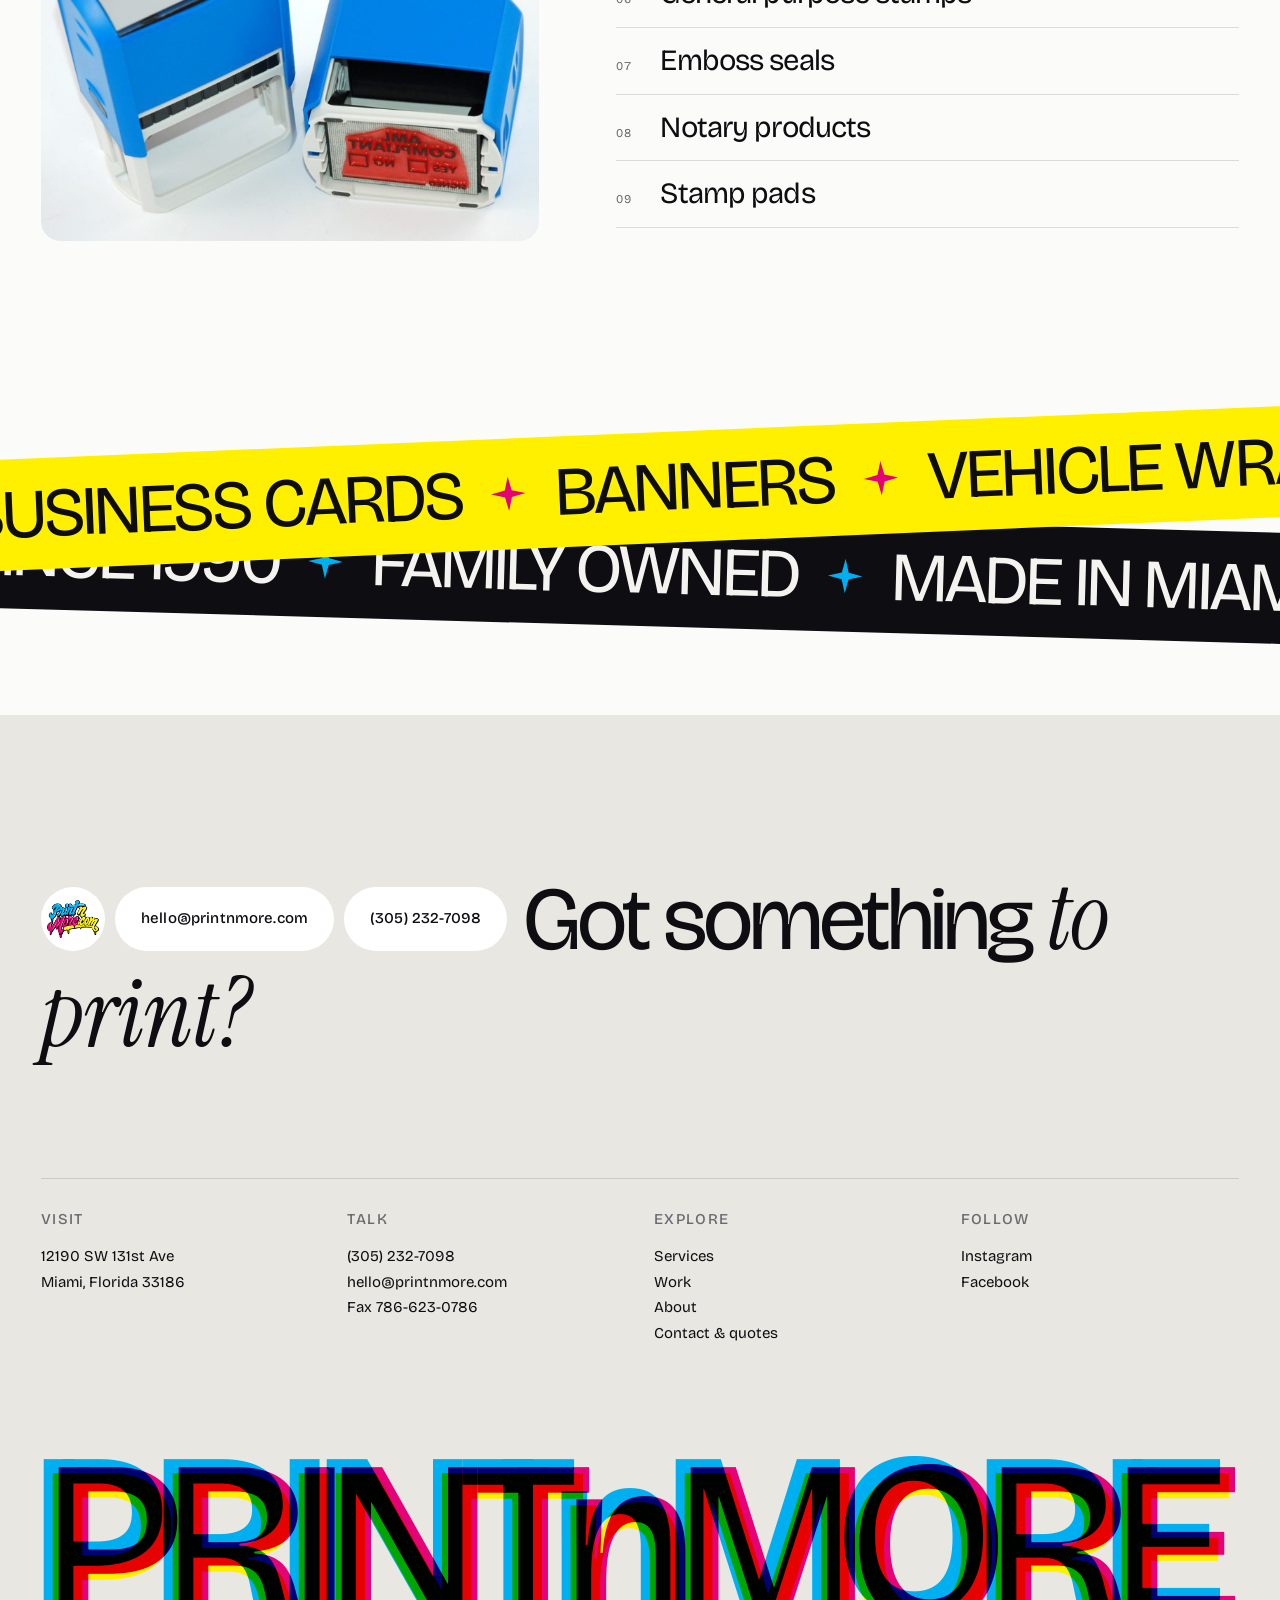
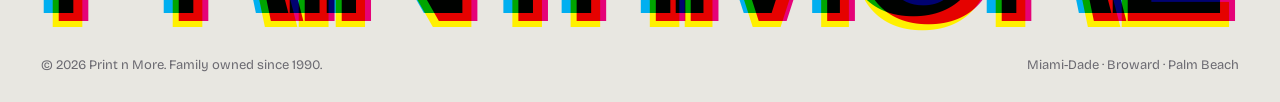
<file: services.html>
<!doctype html>
<html lang="en">
<head>
<meta charset="utf-8">
<meta name="viewport" content="width=device-width, initial-scale=1">
<meta name="robots" content="noindex">
<title>Services | Print n More, Miami</title>
<meta name="description" content="Print &amp; design, signs &amp; vehicle wraps, custom apparel, awards &amp; gifts, promotional items and rubber stamps, all under one roof in Miami.">
<meta name="theme-color" content="#f4f3ef">
<link rel="canonical" href="https://printnmore.vercel.app/services.html">
<meta property="og:type" content="website">
<meta property="og:site_name" content="Print n More">
<meta property="og:title" content="Services | Print n More, Miami">
<meta property="og:description" content="Print &amp; design, signs &amp; vehicle wraps, custom apparel, awards &amp; gifts, promotional items and rubber stamps, all under one roof in Miami.">
<meta property="og:url" content="https://printnmore.vercel.app/services.html">
<meta property="og:image" content="https://printnmore.vercel.app/assets/img/og.jpg">
<meta name="twitter:card" content="summary_large_image">
<link rel="icon" type="image/png" sizes="64x64" href="assets/img/favicon.png">
<link rel="apple-touch-icon" href="assets/img/apple-touch-icon.png">
<link rel="preconnect" href="https://fonts.googleapis.com">
<link rel="preconnect" href="https://fonts.gstatic.com" crossorigin>
<link href="https://fonts.googleapis.com/css2?family=Bricolage+Grotesque:opsz,wght@12..96,200..800&family=Instrument+Serif:ital@0;1&display=swap" rel="stylesheet">
<link rel="stylesheet" href="assets/css/style.css?v=20261126">
</head>
<body class="page-services">
<a class="skip" href="#main">Skip to content</a>

<header class="nav">
  <a class="nav-brand" href="index.html" aria-label="Print n More home"><img src="assets/img/logo.png" alt="Print n More" width="200" height="146"></a>
  <div class="nav-actions">
    <a class="pill pill--ink pill--sm nav-cta" href="contact.html" data-magnetic>Get a quote</a>
    <button class="menu-btn" type="button" aria-expanded="false" aria-controls="menu" data-menu-toggle>
      <span class="menu-btn-line"></span><span class="menu-btn-line"></span><span class="sr-only">Open menu</span>
    </button>
  </div>
</header>

<div class="menu" id="menu" data-menu>
  <div class="menu-inner">
    <nav class="menu-links" aria-label="Main">
      <a href="index.html" style="--i:0;--c:var(--cyan)"><span class="menu-num">01</span><span class="menu-word">Home</span></a>
      <a href="services.html" aria-current="page" style="--i:1;--c:var(--magenta)"><span class="menu-num">02</span><span class="menu-word">Services</span></a>
      <a href="work.html" style="--i:2;--c:var(--yellow)"><span class="menu-num">03</span><span class="menu-word">Work</span></a>
      <a href="about.html" style="--i:3;--c:var(--cyan)"><span class="menu-num">04</span><span class="menu-word">About</span></a>
      <a href="contact.html" style="--i:4;--c:var(--magenta)"><span class="menu-num">05</span><span class="menu-word">Contact</span></a>
    </nav>
    <div class="menu-foot">
      <div><p class="label">Call</p><a href="tel:+13052327098">(305) 232-7098</a></div>
      <div><p class="label">Email</p><a href="mailto:hello@printnmore.com">hello@printnmore.com</a></div>
      <div><p class="label">Visit</p><a href="https://goo.gl/maps/qBqhk9amiuE3wGGF8" target="_blank" rel="noopener">12190 SW 131st Ave<br>Miami, FL 33186</a></div>
      <div><p class="label">Follow</p><a href="https://www.instagram.com/printnmore/" target="_blank" rel="noopener">Instagram</a><a href="https://www.facebook.com/Printnmore/" target="_blank" rel="noopener">Facebook</a></div>
    </div>
  </div>
</div>

<main id="main">
<section class="page-hero">
  <div class="ink" aria-hidden="true"><span class="blob blob--c"></span><span class="blob blob--m"></span><span class="blob blob--y"></span></div><div class="grain" aria-hidden="true"></div>
  <div class="container"><p class="label crumb"><span class="swatch sw-m"></span>What we do</p></div>
  <h1 class="mega" data-register><span data-fit>Services</span></h1>
  <div class="container page-hero-row">
    <p class="label">Print n More &middot; Miami, FL &middot; Since 1990</p>
    <p class="lead">Six departments under one roof: design, print, signs, apparel, awards, promo and stamps. Tell us what you need and we&rsquo;ll take it from idea to install.</p>
  </div>
</section>
<section class="svc acc-m" id="print">
  <div class="container svc-grid">
    <div class="svc-aside">
      <span class="count">01 <span>/ 06</span></span>
      <h2>Print &amp; <em>Design</em></h2>
      <p class="desc">Our in-house design studio and digital &amp; offset presses handle everything from a brand-new logo to a full stationery set.</p>
      
      <div class="svc-photo"><img src="assets/img/work-postcard.jpg" alt="Brochures &amp; stationery" loading="lazy"></div>
    </div>
    <ol class="svc-list" data-reveal>
        <li><span class="n">01</span>Custom logos</li>
        <li><span class="n">02</span>Business cards</li>
        <li><span class="n">03</span>Postcards</li>
        <li><span class="n">04</span>Brochures</li>
        <li><span class="n">05</span>Door hangers</li>
        <li><span class="n">06</span>Flyers</li>
        <li><span class="n">07</span>Posters</li>
        <li><span class="n">08</span>Labels</li>
        <li><span class="n">09</span>Folders</li>
        <li><span class="n">10</span>Booklets</li>
        <li><span class="n">11</span>Envelopes</li>
        <li><span class="n">12</span>NCR forms</li>
    </ol>
  </div>
</section>
<section class="svc acc-c" id="signs">
  <div class="container svc-grid">
    <div class="svc-aside">
      <span class="count">02 <span>/ 06</span></span>
      <h2>Signs &amp; <em>Wraps</em></h2>
      <p class="desc">Interior and exterior signs that grab attention: designed, manufactured and professionally installed. Full or partial vehicle wraps, too.</p>
      
      <div class="svc-photo"><img src="assets/img/work-lobby-sign.jpg" alt="Illuminated signage" loading="lazy"></div>
    </div>
    <ol class="svc-list" data-reveal>
        <li><span class="n">01</span>Reverse channel letters</li>
        <li><span class="n">02</span>Channel letters</li>
        <li><span class="n">03</span>Engraved signs</li>
        <li><span class="n">04</span>Illuminated signs</li>
        <li><span class="n">05</span>LED signs</li>
        <li><span class="n">06</span>Lightbox signs</li>
        <li><span class="n">07</span>Monument signs</li>
        <li><span class="n">08</span>Pylon signs</li>
        <li><span class="n">09</span>Yard signs</li>
        <li><span class="n">10</span>Traffic signs</li>
        <li><span class="n">11</span>Flags</li>
        <li><span class="n">12</span>Rear window perforated signs</li>
        <li><span class="n">13</span>Trade show displays</li>
        <li><span class="n">14</span>Retractable banners</li>
        <li><span class="n">15</span>Custom banners</li>
        <li><span class="n">16</span>Banner stands</li>
        <li><span class="n">17</span>Magnetic signs</li>
        <li><span class="n">18</span>Window decals</li>
        <li><span class="n">19</span>Vehicle wraps &amp; lettering</li>
        <li><span class="n">20</span>Vinyl letters</li>
        <li><span class="n">21</span>Boat lettering</li>
    </ol>
  </div>
</section>
<section class="svc acc-y" id="apparel">
  <div class="container svc-grid">
    <div class="svc-aside">
      <span class="count">03 <span>/ 06</span></span>
      <h2>Custom <em>Apparel</em></h2>
      <p class="desc">Your one-stop shop for custom T-shirts, hats, polos and more, with screen printing, embroidery and direct-to-garment printing.</p>
      <div class="svc-links"><a class="pill pill--line pill--sm" href="http://www.imprintablefashion.com/cgi-bin/hw/hwb/chw-pseudoHome.w?hwCN=149149149157154153155&amp;hwCNCD=ojCfnTpQaphabkMa&amp;hwST=1" target="_blank" rel="noopener">Browse the apparel catalogue <svg viewBox="0 0 16 16" fill="none" stroke="currentColor" stroke-width="1.5" aria-hidden="true"><path d="M5 3h8v8M13 3L3 13"/></svg></a></div>
      <div class="svc-photo"><img src="assets/img/screen-printing.jpg" alt="Printed tees" loading="lazy"></div>
    </div>
    <ol class="svc-list" data-reveal>
        <li><span class="n">01</span>T-shirts</li>
        <li><span class="n">02</span>Polos</li>
        <li><span class="n">03</span>Dry-fit shirts</li>
        <li><span class="n">04</span>Hats &amp; caps</li>
        <li><span class="n">05</span>Jackets</li>
        <li><span class="n">06</span>Sweatshirts</li>
        <li><span class="n">07</span>Sweatpants</li>
        <li><span class="n">08</span>Towels</li>
        <li><span class="n">09</span>Screen printing</li>
        <li><span class="n">10</span>Embroidery</li>
        <li><span class="n">11</span>Direct-to-garment</li>
    </ol>
  </div>
</section>
<section class="svc acc-m" id="awards">
  <div class="container svc-grid">
    <div class="svc-aside">
      <span class="count">04 <span>/ 06</span></span>
      <h2>Awards &amp; <em>Gifts</em></h2>
      <p class="desc">A complete line of awards and corporate gifts, personalized to bring special recognition to that important event or person.</p>
      <div class="svc-links"><a class="pill pill--line pill--sm" href="http://www.premieracrylic.com/main.php?mysite=76972" target="_blank" rel="noopener">Premier Acrylic <svg viewBox="0 0 16 16" fill="none" stroke="currentColor" stroke-width="1.5" aria-hidden="true"><path d="M5 3h8v8M13 3L3 13"/></svg></a><a class="pill pill--line pill--sm" href="http://www.premierpersonalizedgifts.com/index.php?cust=76972" target="_blank" rel="noopener">Personalized gifts <svg viewBox="0 0 16 16" fill="none" stroke="currentColor" stroke-width="1.5" aria-hidden="true"><path d="M5 3h8v8M13 3L3 13"/></svg></a><a class="pill pill--line pill--sm" href="http://www.premiercorporateawards.com/index.php?mysite=76972" target="_blank" rel="noopener">Corporate awards <svg viewBox="0 0 16 16" fill="none" stroke="currentColor" stroke-width="1.5" aria-hidden="true"><path d="M5 3h8v8M13 3L3 13"/></svg></a><a class="pill pill--line pill--sm" href="http://www.premiersportawards.com/index.php?mysite=76972" target="_blank" rel="noopener">Sport awards <svg viewBox="0 0 16 16" fill="none" stroke="currentColor" stroke-width="1.5" aria-hidden="true"><path d="M5 3h8v8M13 3L3 13"/></svg></a></div>
      <div class="svc-photo"><img src="assets/img/work-awards.jpg" alt="Acrylic awards" loading="lazy"></div>
    </div>
    <ol class="svc-list" data-reveal>
        <li><span class="n">01</span>Trophies</li>
        <li><span class="n">02</span>Plaques</li>
        <li><span class="n">03</span>Acrylic awards</li>
        <li><span class="n">04</span>Corporate awards</li>
        <li><span class="n">05</span>Sport awards</li>
        <li><span class="n">06</span>Corporate gifts</li>
        <li><span class="n">07</span>Personalized gifts</li>
    </ol>
  </div>
</section>
<section class="svc acc-c" id="promo">
  <div class="container svc-grid">
    <div class="svc-aside">
      <span class="count">05 <span>/ 06</span></span>
      <h2>Promotional <em>Items</em></h2>
      <p class="desc">A huge selection of promo products, custom imprinted for trade shows, business gifts, giveaways, promotions and school events.</p>
      <div class="svc-links"><a class="pill pill--line pill--sm" href="https://printnmore.espwebsite.com/" target="_blank" rel="noopener">Search the promo catalogue <svg viewBox="0 0 16 16" fill="none" stroke="currentColor" stroke-width="1.5" aria-hidden="true"><path d="M5 3h8v8M13 3L3 13"/></svg></a></div>
      <div class="svc-photo"><img src="assets/img/work-promo-kit.jpg" alt="Drinkware &amp; giveaways" loading="lazy"></div>
    </div>
    <ol class="svc-list" data-reveal>
        <li><span class="n">01</span>Pens</li>
        <li><span class="n">02</span>Mugs &amp; drinkware</li>
        <li><span class="n">03</span>Tote bags</li>
        <li><span class="n">04</span>Memo pads</li>
        <li><span class="n">05</span>Engraved coasters</li>
        <li><span class="n">06</span>Pop sockets</li>
        <li><span class="n">07</span>Floor mats</li>
        <li><span class="n">08</span>Calendars</li>
        <li><span class="n">09</span>Desk &amp; office</li>
        <li><span class="n">10</span>USB drives &amp; tech</li>
    </ol>
  </div>
</section>
<section class="svc acc-y" id="stamps">
  <div class="container svc-grid">
    <div class="svc-aside">
      <span class="count">06 <span>/ 06</span></span>
      <h2>Rubber <em>Stamps</em></h2>
      <p class="desc">All types of custom stamps: self-inking, pre-inked, daters, signature stamps, embossing seals and notary supplies.</p>
      
      <div class="svc-photo"><img src="assets/img/stamp.jpg" alt="Daters &amp; self-inkers" loading="lazy"></div>
    </div>
    <ol class="svc-list" data-reveal>
        <li><span class="n">01</span>Self-inking stamps</li>
        <li><span class="n">02</span>Date stamps</li>
        <li><span class="n">03</span>Pre-inked rubber stamps</li>
        <li><span class="n">04</span>Small &amp; pocket stamps</li>
        <li><span class="n">05</span>Signature stamps</li>
        <li><span class="n">06</span>General purpose stamps</li>
        <li><span class="n">07</span>Emboss seals</li>
        <li><span class="n">08</span>Notary products</li>
        <li><span class="n">09</span>Stamp pads</li>
    </ol>
  </div>
</section>
<div class="ticker" aria-hidden="true">
  <div class="ticker-row ticker-row--y marquee" data-marquee data-speed="80"><div class="marquee-track"><div class="marquee-group"><span>Business cards</span><svg class="star" viewBox="0 0 24 24" aria-hidden="true"><path d="M12 0l2.4 9.6L24 12l-9.6 2.4L12 24l-2.4-9.6L0 12l9.6-2.4z"/></svg> <span>Banners</span><svg class="star" viewBox="0 0 24 24" aria-hidden="true"><path d="M12 0l2.4 9.6L24 12l-9.6 2.4L12 24l-2.4-9.6L0 12l9.6-2.4z"/></svg> <span>Vehicle wraps</span><svg class="star" viewBox="0 0 24 24" aria-hidden="true"><path d="M12 0l2.4 9.6L24 12l-9.6 2.4L12 24l-2.4-9.6L0 12l9.6-2.4z"/></svg> <span>Custom tees</span><svg class="star" viewBox="0 0 24 24" aria-hidden="true"><path d="M12 0l2.4 9.6L24 12l-9.6 2.4L12 24l-2.4-9.6L0 12l9.6-2.4z"/></svg> <span>Channel letters</span><svg class="star" viewBox="0 0 24 24" aria-hidden="true"><path d="M12 0l2.4 9.6L24 12l-9.6 2.4L12 24l-2.4-9.6L0 12l9.6-2.4z"/></svg> <span>Trophies</span><svg class="star" viewBox="0 0 24 24" aria-hidden="true"><path d="M12 0l2.4 9.6L24 12l-9.6 2.4L12 24l-2.4-9.6L0 12l9.6-2.4z"/></svg> <span>Brochures</span><svg class="star" viewBox="0 0 24 24" aria-hidden="true"><path d="M12 0l2.4 9.6L24 12l-9.6 2.4L12 24l-2.4-9.6L0 12l9.6-2.4z"/></svg> <span>Promo products</span><svg class="star" viewBox="0 0 24 24" aria-hidden="true"><path d="M12 0l2.4 9.6L24 12l-9.6 2.4L12 24l-2.4-9.6L0 12l9.6-2.4z"/></svg> <span>Rubber stamps</span><svg class="star" viewBox="0 0 24 24" aria-hidden="true"><path d="M12 0l2.4 9.6L24 12l-9.6 2.4L12 24l-2.4-9.6L0 12l9.6-2.4z"/></svg></div></div></div>
  <div class="ticker-row ticker-row--k marquee" data-marquee data-speed="65" data-direction="reverse"><div class="marquee-track"><div class="marquee-group"><span>Since 1990</span><svg class="star" viewBox="0 0 24 24" aria-hidden="true"><path d="M12 0l2.4 9.6L24 12l-9.6 2.4L12 24l-2.4-9.6L0 12l9.6-2.4z"/></svg> <span>Family owned</span><svg class="star" viewBox="0 0 24 24" aria-hidden="true"><path d="M12 0l2.4 9.6L24 12l-9.6 2.4L12 24l-2.4-9.6L0 12l9.6-2.4z"/></svg> <span>Made in Miami</span><svg class="star" viewBox="0 0 24 24" aria-hidden="true"><path d="M12 0l2.4 9.6L24 12l-9.6 2.4L12 24l-2.4-9.6L0 12l9.6-2.4z"/></svg> <span>24-hour rush</span><svg class="star" viewBox="0 0 24 24" aria-hidden="true"><path d="M12 0l2.4 9.6L24 12l-9.6 2.4L12 24l-2.4-9.6L0 12l9.6-2.4z"/></svg> <span>Low price guaranteed</span><svg class="star" viewBox="0 0 24 24" aria-hidden="true"><path d="M12 0l2.4 9.6L24 12l-9.6 2.4L12 24l-2.4-9.6L0 12l9.6-2.4z"/></svg> <span>Free pick-up</span><svg class="star" viewBox="0 0 24 24" aria-hidden="true"><path d="M12 0l2.4 9.6L24 12l-9.6 2.4L12 24l-2.4-9.6L0 12l9.6-2.4z"/></svg></div></div></div>
</div>

</main>

<footer class="footer curve" data-curve>
  <div class="container">
    <h2 class="cta" data-reveal>
      <span class="cta-inline">
        <span class="cta-avatar"><img src="assets/img/logo.png" alt="" width="200" height="146"></span>
        <a class="pill" href="mailto:hello@printnmore.com" data-magnetic>hello@printnmore.com</a>
        <a class="pill" href="tel:+13052327098" data-magnetic>(305) 232-7098</a>
      </span>Got something <em>to print?</em>
    </h2>

    <div class="footer-cols">
      <div>
        <p class="label">Visit</p>
        <a href="https://goo.gl/maps/qBqhk9amiuE3wGGF8" target="_blank" rel="noopener">12190 SW 131st Ave<br>Miami, Florida 33186</a>
      </div>
      <div>
        <p class="label">Talk</p>
        <a href="tel:+13052327098">(305) 232-7098</a>
        <a href="mailto:hello@printnmore.com">hello@printnmore.com</a>
        <p>Fax 786-623-0786</p>
      </div>
      <div>
        <p class="label">Explore</p>
        <a href="services.html">Services</a>
        <a href="work.html">Work</a>
        <a href="about.html">About</a>
        <a href="contact.html">Contact &amp; quotes</a>
      </div>
      <div>
        <p class="label">Follow</p>
        <a href="https://www.instagram.com/printnmore/" target="_blank" rel="noopener">Instagram</a>
        <a href="https://www.facebook.com/Printnmore/" target="_blank" rel="noopener">Facebook</a>
      </div>
    </div>
  </div>

  <div class="wordmark" aria-hidden="true">
    <div class="wordmark-in" data-fit data-register="end">
      <span class="wm wm-c">PRINTnMORE</span><span class="wm wm-m">PRINTnMORE</span><span class="wm wm-y">PRINTnMORE</span><span class="wm wm-k">PRINTnMORE</span>
    </div>
  </div>

  <div class="container footer-bottom">
    <p>&copy; <span data-year>2026</span> Print n More. Family owned since 1990.</p>
    <p>Miami-Dade &middot; Broward &middot; Palm Beach</p>
  </div>
</footer>

<script src="assets/js/main.js?v=20261126" defer></script>
</body>
</html>
</file>
<file: assets/css/style.css>
/* ==========================================================================
   Print n More — site styles
   Editorial portfolio layout, printed in CMYK.
   ========================================================================== */

:root {
  /* Paper & ink */
  --paper: #f4f3ef;
  --paper-2: #e8e7e1;
  --sheet: #fbfbf9;
  --white: #ffffff;
  --ink: #0e0e12;
  --ink-2: #1b1b21;
  --muted: #6b6a71;
  --muted-light: #9d9ca4;
  --line: rgba(14, 14, 18, 0.13);
  --line-light: rgba(244, 243, 239, 0.16);

  /* Brand — straight from the logo */
  --cyan: #00aff0;
  --magenta: #e50278;
  --yellow: #fff000;

  --sans: "Bricolage Grotesque", ui-sans-serif, system-ui, -apple-system, "Segoe UI", sans-serif;
  --serif: "Instrument Serif", "Times New Roman", serif;

  --gutter: clamp(16px, 3.2vw, 48px);
  --max: 1320px;
  --radius: 20px;
  --nav-h: 92px;
  --ease: cubic-bezier(0.65, 0, 0.15, 1);
  --ease-out: cubic-bezier(0.16, 1, 0.3, 1);
}

/* ---------- Base ---------- */
*, *::before, *::after { box-sizing: border-box; }
html { -webkit-text-size-adjust: 100%; }
body {
  margin: 0;
  background: var(--sheet);
  color: var(--ink);
  font-family: var(--sans);
  font-size: 17px;
  line-height: 1.5;
  font-optical-sizing: auto;
  -webkit-font-smoothing: antialiased;
  -moz-osx-font-smoothing: grayscale;
  overflow-x: clip;
}
.menu-open body { overflow: hidden; }
img { display: block; max-width: 100%; height: auto; }
a { color: inherit; text-decoration: none; }
button { font: inherit; color: inherit; background: none; border: 0; padding: 0; cursor: pointer; }
ul, ol { list-style: none; margin: 0; padding: 0; }
h1, h2, h3, h4, p, figure, blockquote { margin: 0; }
::selection { background: var(--magenta); color: #fff; }
:focus-visible { outline: 2px solid var(--magenta); outline-offset: 3px; border-radius: 6px; }

em {
  font-family: var(--serif);
  font-style: italic;
  font-weight: 400;
  letter-spacing: -0.01em;
  font-size: 1.06em;
}

.sr-only {
  position: absolute !important; width: 1px; height: 1px; padding: 0; margin: -1px;
  overflow: hidden; clip: rect(0, 0, 0, 0); white-space: nowrap; border: 0;
}
.skip {
  position: fixed; left: 16px; top: -80px; z-index: 100;
  background: var(--ink); color: var(--paper); padding: 12px 18px; border-radius: 999px;
  transition: top 0.25s var(--ease-out);
}
.skip:focus { top: 16px; }

.container { width: 100%; max-width: var(--max); margin-inline: auto; padding-inline: var(--gutter); }

.label {
  font-size: 12px; line-height: 1.25; letter-spacing: 0.09em; text-transform: uppercase;
  font-weight: 500; color: var(--muted);
}
.on-dark .label, .label--light { color: var(--muted-light); }

.swatch {
  display: inline-block; flex: none; width: 10px; height: 10px; border-radius: 2px;
  background: var(--sw, var(--ink));
}
.sw-c { --sw: var(--cyan); }
.sw-m { --sw: var(--magenta); }
.sw-y { --sw: var(--yellow); box-shadow: inset 0 0 0 1px rgba(14, 14, 18, 0.12); }
.sw-k { --sw: var(--ink); }

/* Side heading: LABEL ———————— */
.side-head { display: flex; align-items: center; gap: 16px; }
.side-head::after { content: ""; flex: 1; height: 1px; background: var(--line); }
.on-dark .side-head::after { background: var(--line-light); }

/* ---------- Pills & buttons ---------- */
.pill {
  --fill: var(--ink);
  --fill-text: var(--paper);
  position: relative; isolation: isolate; overflow: hidden;
  display: inline-flex; align-items: center; justify-content: center; gap: 0.6em;
  height: 56px; padding: 0 26px; border-radius: 999px;
  background: var(--white); color: var(--ink);
  font-size: 15px; font-weight: 500; letter-spacing: 0.01em; white-space: nowrap;
  transition: color 0.5s var(--ease);
}
.pill::before {
  content: ""; position: absolute; inset: 0; z-index: -1; border-radius: inherit;
  background: var(--fill); transform: translateY(102%);
  transition: transform 0.6s var(--ease);
}
.pill:hover { color: var(--fill-text); }
.pill:hover::before { transform: translateY(0); }
.pill--ink { background: var(--ink); color: var(--paper); --fill: var(--magenta); --fill-text: #fff; box-shadow: 0 0 0 1px var(--line-light); }
.pill--light { background: var(--paper); color: var(--ink); --fill: var(--yellow); --fill-text: var(--ink); }
.pill--line { background: transparent; box-shadow: inset 0 0 0 1px var(--line); }
.pill--sm { height: 44px; padding: 0 20px; font-size: 14px; }
.pill svg { width: 14px; height: 14px; flex: none; }

[data-magnetic] { transition: transform 0.6s var(--ease-out), color 0.5s var(--ease); will-change: transform; }

.link-arrow {
  display: inline-flex; align-items: center; gap: 10px; width: fit-content;
  font-size: 15px; font-weight: 500;
  padding-bottom: 3px; background: linear-gradient(currentColor, currentColor) 0 100% / 100% 1px no-repeat;
  transition: background-size 0.5s var(--ease);
}
.link-arrow:hover { background-size: 0 1px; background-position: 100% 100%; }
.link-arrow svg { width: 14px; height: 14px; transition: transform 0.5s var(--ease-out); }
.link-arrow:hover svg { transform: translateX(4px); }

/* ---------- Navigation ---------- */
.nav {
  position: fixed; inset: 0 0 auto 0; z-index: 60;
  display: flex; align-items: center; justify-content: space-between;
  padding: 16px var(--gutter);
  pointer-events: none;
}
.nav > * { pointer-events: auto; }
/* The logo sits a little in from the page margin. */
.nav-brand { display: block; margin-left: clamp(0px, 2.5vw, 40px); }
.nav-brand img {
  width: auto; height: 84px;
  transition: height 0.5s var(--ease-out), transform 0.6s var(--ease-out);
}
.nav-brand:hover img { transform: rotate(-5deg) scale(1.05); }
.is-scrolled .nav-brand img { height: 58px; }
.nav-actions { display: flex; align-items: center; gap: 10px; }

.menu-btn {
  position: relative; width: 56px; height: 56px; border-radius: 50%;
  background: var(--white); box-shadow: 0 8px 28px rgba(14, 14, 18, 0.14);
  transition: background 0.5s var(--ease), transform 0.5s var(--ease-out);
}
.menu-btn:hover { transform: scale(1.06); }
.menu-btn-line {
  position: absolute; left: 50%; top: 50%; width: 18px; height: 1.5px; margin: -0.75px 0 0 -9px;
  background: var(--ink); border-radius: 2px; transition: transform 0.6s var(--ease), background 0.4s;
}
.menu-btn-line:nth-child(1) { transform: translateY(-3.5px); }
.menu-btn-line:nth-child(2) { transform: translateY(3.5px); }
.menu-open .menu-btn { background: var(--yellow); }
.menu-open .menu-btn-line:nth-child(1) { transform: rotate(45deg); }
.menu-open .menu-btn-line:nth-child(2) { transform: rotate(-45deg); }

/* Full-screen menu */
.menu {
  --origin: calc(100% - var(--gutter) - 28px) 44px;
  position: fixed; inset: 0; z-index: 55;
  background: var(--ink); color: var(--paper);
  clip-path: circle(0px at var(--origin));
  visibility: hidden;
  overflow-y: auto;
  transition: clip-path 0.9s var(--ease), visibility 0s linear 0.9s;
}
.menu-open .menu {
  clip-path: circle(150vmax at var(--origin));
  visibility: visible;
  transition: clip-path 0.9s var(--ease), visibility 0s;
}
.menu-inner {
  min-height: 100%;
  display: flex; flex-direction: column; justify-content: space-between; gap: 48px;
  padding: calc(var(--nav-h) + 4vh) var(--gutter) 32px;
}
.menu-links { display: flex; flex-direction: column; }
.menu-links a {
  display: flex; align-items: flex-start; gap: 0.35em;
  font-size: clamp(3rem, 9.5vw, 9rem); line-height: 1; letter-spacing: -0.05em;
  overflow: hidden; padding-bottom: 0.04em; width: fit-content;
}
.menu-word {
  display: inline-block; transform: translateY(105%);
  transition: transform 0.9s var(--ease-out), color 0.4s;
}
.menu-open .menu-word { transform: none; transition-delay: calc(0.28s + var(--i, 0) * 0.06s), 0s; }
.menu-links a:hover .menu-word,
.menu-links a[aria-current="page"] .menu-word { color: var(--c, var(--cyan)); }
.menu-num { font-size: 12px; letter-spacing: 0.08em; color: var(--muted-light); padding-top: 1.1em; font-variant-numeric: tabular-nums; }
.menu-foot {
  display: grid; grid-template-columns: repeat(4, minmax(0, 1fr)); gap: 24px;
  padding-top: 24px; border-top: 1px solid var(--line-light);
  opacity: 0; transform: translateY(20px);
  transition: opacity 0.6s, transform 0.8s var(--ease-out);
}
.menu-open .menu-foot { opacity: 1; transform: none; transition-delay: 0.55s; }
.menu-foot .label { margin-bottom: 8px; color: var(--muted-light); }
.menu-foot a { display: block; width: fit-content; font-size: 15px; line-height: 1.6; }
.menu-foot a:hover { color: var(--yellow); }

/* ---------- Ink clouds (hero backgrounds) ---------- */
.ink {
  position: absolute; inset: -15%; z-index: -2;
  filter: blur(80px) saturate(1.15);
  opacity: 0.44;
  pointer-events: none;
}
.blob {
  position: absolute; border-radius: 50%;
  mix-blend-mode: multiply;
  animation: drift 24s ease-in-out infinite alternate;
}
.blob--c { background: var(--cyan); width: 44vw; height: 44vw; left: 6%; top: 18%; }
.blob--m { background: var(--magenta); width: 36vw; height: 36vw; right: 12%; top: 8%; opacity: 0.75; animation-duration: 28s; animation-delay: -7s; }
.blob--y { background: var(--yellow); width: 50vw; height: 42vw; left: 32%; bottom: 2%; animation-duration: 32s; animation-delay: -14s; }
@keyframes drift {
  0%   { transform: translate(0, 0) scale(1); }
  50%  { transform: translate(6vw, -5vh) scale(1.08); }
  100% { transform: translate(-5vw, 6vh) scale(0.94); }
}
.grain {
  position: absolute; inset: 0; z-index: -1; pointer-events: none; opacity: 0.4;
  mix-blend-mode: multiply;
  background-image: url("data:image/svg+xml,%3Csvg xmlns='http://www.w3.org/2000/svg' width='180' height='180'%3E%3Cfilter id='n'%3E%3CfeTurbulence type='fractalNoise' baseFrequency='.85' numOctaves='2' stitchTiles='stitch'/%3E%3CfeColorMatrix values='0 0 0 0 0 0 0 0 0 0 0 0 0 0 0 0 0 0 .32 0'/%3E%3C/filter%3E%3Crect width='100%25' height='100%25' filter='url(%23n)'/%3E%3C/svg%3E");
}

/* Registration marks — the little crosshairs on every print proof */
.reg {
  position: absolute; z-index: 4; width: 26px; height: 26px; color: var(--ink); opacity: 0.45;
  pointer-events: none;
}
.reg--l { left: var(--gutter); top: 50%; margin-top: -13px; }
.reg--r { right: var(--gutter); top: 50%; margin-top: -13px; }

/* ---------- Home hero ---------- */
.hero {
  position: relative; z-index: 0; isolation: isolate; overflow: hidden;
  padding-bottom: var(--curve-max, 10vw);
  background: var(--paper);
}
.hero-stage { position: relative; height: 100vh; height: 100svh; min-height: 640px; }

/* Two hero styles; only the picked one shows (data-hero-variant on .hero). */
.hero:not([data-hero-variant="floats"]) .hero-floats,
.hero:not([data-hero-variant="fold"]) .hero-fold { display: none; }

/* Hero style picker */
.hero-switch {
  position: absolute; left: 50%; top: 22px; z-index: 5; transform: translateX(-50%);
  display: flex; gap: 2px; padding: 4px; border-radius: 999px;
  background: rgba(255, 255, 255, 0.82); box-shadow: 0 8px 28px rgba(14, 14, 18, 0.12);
  -webkit-backdrop-filter: blur(10px); backdrop-filter: blur(10px);
  animation: fade 1.2s ease both 0.9s;
}
.hero-switch button {
  height: 40px; padding: 0 16px; border-radius: 999px;
  font-size: 13px; font-weight: 500; letter-spacing: 0.01em; white-space: nowrap;
  transition: background 0.35s var(--ease), color 0.35s var(--ease);
}
.hero-switch button:hover { background: rgba(14, 14, 18, 0.06); }
.hero-switch button[aria-pressed="true"] { background: var(--ink); color: var(--paper); }

/* Floating photos (the original hero), all behind the title. They rise from
   below the stage and out past the top on a loop; nearer (front) photos rise
   faster. --rise is one trip, --at where along it the photo starts. The rise
   uses `translate`, so it adds to main.js's scroll/pointer `transform`. */
.hero-floats { position: absolute; inset: 0; z-index: 1; }
.float { position: absolute; will-change: transform, translate; }
.float-in {
  width: 100%; height: 100%;
  animation: float-in 1.6s var(--ease-out) both;
  animation-delay: calc(0.25s + var(--i, 0) * 0.09s);
}
.float img {
  width: 100%; height: 100%; object-fit: cover; border-radius: 6px;
  box-shadow: 0 40px 60px -36px rgba(14, 14, 18, 0.45);
}
@keyframes float-in { from { opacity: 0; transform: translateY(80px) scale(0.9); } }
.float--front { z-index: 3; }
.float--back { z-index: 1; }
.f1 { left: 5%;  top: 13%; width: 11vw; aspect-ratio: 4 / 5; }
.f2 { left: 27%; top: 9%;  width: 9vw;  aspect-ratio: 1; }
.f3 { right: 25%; top: 11%; width: 12vw; aspect-ratio: 3 / 4; }
.f4 { right: 5%;  top: 22%; width: 9.5vw; aspect-ratio: 4 / 5; }
.f5 { left: 11%; top: 64%; width: 13vw; aspect-ratio: 4 / 3; }
.f6 { left: 41%; top: 69%; width: 12vw; aspect-ratio: 16 / 10; }
.f7 { right: 12%; top: 61%; width: 10vw; aspect-ratio: 3 / 4; }
@media (prefers-reduced-motion: no-preference) {
  .hero-floats .float {
    top: 100%;
    animation: float-rise var(--rise) linear infinite;
    animation-delay: calc(var(--rise) * var(--at) * -1);
  }
  .f1 { --rise: 30s; --at: 0.22; }
  .f2 { --rise: 36s; --at: 0.5; }
  .f3 { --rise: 26s; --at: 0.62; }
  .f4 { --rise: 34s; --at: 0.86; }
  .f5 { --rise: 32s; --at: 0.72; }
  .f6 { --rise: 23s; --at: 0.16; }
  .f7 { --rise: 28s; --at: 0.36; }
}
/* One trip: from just under the stage to just above it. */
@keyframes float-rise { to { translate: 0 calc(-1 * max(100svh, 640px) - 100%); } }

/* Fold carousel (WebGL). Drags are taken on the whole stage.
   The cards and the title below them are laid out as one centred group:
   --fold-card is the centre card's height (a % is of the stage height),
   --fold-title the title's size and --fold-gap the space between them.
   fold.js frames the 3D cards to fill .fold-slot, so these numbers are the
   only place to change the size. */
.hero-stage {
  --fold-card: min(46%, 34vw);
  --fold-title: min(9vw, calc(max(100svh, 640px) * 0.12));
  --fold-gap: 2%;
  --fold-top: calc((100% - var(--fold-card) - var(--fold-gap) - var(--fold-title)) / 2);
}
.hero-fold { position: absolute; inset: 0; z-index: 1; pointer-events: none; }
.hero-fold img { display: none; }
.fold-slot {
  position: absolute; left: 50%; top: var(--fold-top); transform: translateX(-50%);
  height: var(--fold-card); aspect-ratio: 4 / 5;
  border-radius: 3.6% / 2.88%; overflow: hidden;
}
/* No WebGL: photo 1 stands still in the centre card's place. */
.hero-fold .fold-slot img { display: block; width: 100%; height: 100%; object-fit: cover; }
.fold-gl { position: absolute; inset: 0; animation: stage-in 1.8s var(--ease-out) both 0.25s; }
.fold-gl canvas { display: block; width: 100%; height: 100%; }
[data-hero-variant="fold"] .hero-title {
  top: calc(var(--fold-top) + var(--fold-card) + var(--fold-gap));
  transform: none; font-size: var(--fold-title);
}
@keyframes stage-in { from { opacity: 0; transform: translateY(60px) scale(0.94); } }
[data-hero-variant="fold"] [data-fold-stage][data-draggable] { cursor: grab; user-select: none; -webkit-user-select: none; touch-action: pan-y pinch-zoom; }
[data-hero-variant="fold"] [data-fold-stage][data-dragging] { cursor: grabbing; }

.hero-title {
  position: absolute; left: 0; right: 0; top: 50%; z-index: 2;
  transform: translateY(-54%);
  font-size: 16vw; font-weight: 300; line-height: 1; letter-spacing: -0.05em;
}
.hero-title .marquee { animation: rise 1.6s var(--ease-out) both 0.1s; }
.hero-title .marquee-group { gap: 0.28em; padding-right: 0.28em; }
.hero-title .star { width: 0.32em; height: 0.32em; color: var(--magenta); align-self: center; }
@keyframes rise { from { opacity: 0; transform: translateY(18%); } }

.hero-foot {
  position: absolute; left: 0; right: 0; bottom: 26px; z-index: 4;
  display: grid; grid-template-columns: 1fr auto 1fr; align-items: end; gap: 16px;
  padding-inline: var(--gutter); font-size: 13.5px;
  animation: fade 1.2s ease both 0.9s;
}
.hero-foot p:last-child { text-align: right; }
@keyframes fade { from { opacity: 0; } }
.scroll-down {
  display: flex; flex-direction: column; align-items: center; gap: 10px;
  font-size: 11px; letter-spacing: 0.14em; text-transform: uppercase;
}
.scroll-line { position: relative; width: 40px; height: 1px; background: rgba(14, 14, 18, 0.2); overflow: hidden; }
.scroll-line i { position: absolute; inset: 0; background: var(--ink); animation: scan 2.4s var(--ease) infinite; }
@keyframes scan { 0% { transform: translateX(-100%); } 50% { transform: translateX(0); } 100% { transform: translateX(100%); } }

/* ---------- Curved section edges ---------- */
/* overflow-x: clip keeps the 150%-wide ellipse from widening the page, while
   overflow-y stays visible so the curve can rise into the section above */
.curve { position: relative; z-index: 2; --curve: 1; overflow-x: clip; overflow-y: visible; }
.curve::before {
  content: ""; position: absolute; left: 50%; bottom: calc(100% - 1px);
  width: 150%; height: calc(var(--curve) * var(--curve-max, 10vw));
  background: inherit;
  border-radius: 50% 50% 0 0 / 100% 100% 0 0;
  transform: translateX(-50%);
  pointer-events: none;
}

/* ---------- Marquee ---------- */
.marquee { display: flex; overflow: hidden; white-space: nowrap; min-width: 0; max-width: 100%; }
.ticker-row.marquee { max-width: none; }
.marquee-track {
  display: flex; flex: none; width: max-content;
  animation: marquee var(--dur, 30s) linear infinite;
}
.marquee-group { display: flex; flex: none; align-items: center; }
[data-direction="reverse"] .marquee-track { animation-direction: reverse; }
[data-pause-hover]:hover .marquee-track { animation-play-state: paused; }
@keyframes marquee { to { transform: translate3d(calc(-1 * var(--shift, 50%)), 0, 0); } }
.star { display: inline-block; flex: none; width: 0.5em; height: 0.5em; fill: currentColor; }

/* ---------- Giant section titles ----------
   font-size is the largest a title gets: main.js shrinks a long one to fit
   the width, and short ones stop here. */
.mega {
  --mis: 0;
  display: block; padding-inline: var(--gutter);
  text-align: center; text-transform: uppercase; white-space: nowrap;
  font-size: 13vw; font-weight: 400; line-height: 0.8;
  padding-top: 0.06em;
}
/* letter-spacing + shadows live on the fitted span so their em units scale with it */
/* Pin giant type to the display cut so width scales linearly with font-size */
.mega > span, .wordmark-in, .hero-title { font-variation-settings: "opsz" 96; }
.mega > span {
  display: inline-block;
  letter-spacing: -0.055em;
  padding-right: 0.055em; /* balances the trailing negative spacing so it centers */
  text-shadow:
    calc(var(--mis) * -0.05em) calc(var(--mis) * 0.012em) 0 var(--cyan),
    calc(var(--mis) * 0.045em) calc(var(--mis) * -0.01em) 0 var(--magenta),
    calc(var(--mis) * 0.01em) calc(var(--mis) * 0.04em) 0 var(--yellow);
}
.on-dark .mega { color: var(--paper); }

/* ---------- Sections ---------- */
.section { padding-block: clamp(96px, 12vw, 190px); background: var(--sheet); }
.on-dark { background: var(--ink); color: var(--paper); }

/* Intro + fill text */
.intro { padding-bottom: clamp(60px, 7vw, 110px); }
.intro .label { text-align: center; margin-bottom: 28px; }
.fill-text {
  max-width: 25em; margin-inline: auto;
  font-size: clamp(1.5rem, 2.75vw, 2.85rem); line-height: 1.16; letter-spacing: -0.03em;
  text-align: center; text-wrap: balance;
}
.fill-text .w { opacity: 0.16; transition: opacity 0.25s linear; }

/* The fine print */
.fine { margin-top: clamp(90px, 11vw, 160px); }
.fine-grid {
  display: grid; grid-template-columns: repeat(3, minmax(0, 1fr));
  margin-top: 28px; border-top: 1px solid var(--line);
}
.fine-item {
  display: grid; grid-template-columns: auto 1fr; column-gap: 16px; row-gap: 8px;
  padding: 28px 32px 40px 0; border-bottom: 1px solid var(--line);
}
.fine-item .swatch { margin-top: 0.55em; }
.fine-item h3 { font-size: clamp(1.3rem, 1.8vw, 1.7rem); font-weight: 400; letter-spacing: -0.025em; line-height: 1.12; }
.fine-item p { grid-column: 2; color: var(--muted); font-size: 15.5px; max-width: 30ch; }
.on-dark .fine-grid, .on-dark .fine-item { border-color: var(--line-light); }
.on-dark .fine-item p { color: var(--muted-light); }

/* ---------- Services: sticky stack ---------- */
.services { padding-top: clamp(40px, 5vw, 80px); padding-bottom: clamp(60px, 8vw, 120px); }
.services-lead {
  display: flex; justify-content: space-between; align-items: flex-end; gap: 24px;
  margin-top: clamp(28px, 4vw, 56px);
}
.services-lead p { max-width: 34ch; font-size: 18px; }

.stack {
  display: flex; flex-direction: column; gap: 7vh;
  max-width: 1400px; margin: clamp(40px, 5vw, 80px) auto 0; padding-inline: var(--gutter);
}
.stack-card {
  --cover: 0;
  position: sticky; top: calc(var(--nav-h) + var(--i, 0) * 12px);
  display: grid; grid-template-columns: minmax(0, 0.82fr) minmax(0, 1.18fr); gap: clamp(24px, 4vw, 64px);
  min-height: min(74vh, 700px);
  padding: clamp(14px, 1.4vw, 20px);
  background: var(--white);
  border: 1px solid var(--line); border-radius: calc(var(--radius) + 10px);
  box-shadow: 0 -30px 60px -50px rgba(14, 14, 18, 0.35);
  transform-origin: 50% 0;
  transform: scale(calc(1 - var(--cover) * 0.05));
}
.stack-card::after {
  content: ""; position: absolute; inset: -1px; border-radius: inherit; pointer-events: none;
  background: var(--ink); opacity: calc(var(--cover) * 0.22);
}
.stack-media {
  position: relative; overflow: hidden; border-radius: var(--radius);
  background: var(--paper-2); min-height: 340px;
}
.stack-media img { position: absolute; inset: 0; width: 100%; height: 100%; object-fit: cover; }
.stack-media .tag {
  position: absolute; left: 14px; bottom: 14px;
  display: inline-flex; align-items: center; gap: 8px;
  padding: 7px 13px 7px 10px; border-radius: 999px;
  background: var(--white); font-size: 12px; font-weight: 500; letter-spacing: 0.03em;
}
.stack-body { display: flex; flex-direction: column; padding: clamp(8px, 1.6vw, 24px) clamp(6px, 1.4vw, 20px) clamp(8px, 1.4vw, 18px) 0; }
.stack-top { display: flex; justify-content: space-between; align-items: center; gap: 16px; }
.count {
  display: inline-flex; align-items: center; gap: 6px; height: 30px; padding: 0 12px;
  border-radius: 999px; background: var(--accent, var(--ink)); color: var(--accent-ink, var(--ink));
  font-size: 12px; font-weight: 600; letter-spacing: 0.06em; font-variant-numeric: tabular-nums;
}
.count span { opacity: 0.6; font-weight: 500; }
.stack-body h3 {
  margin-top: auto; padding-top: 48px;
  font-size: clamp(2.6rem, 5.2vw, 5.6rem); font-weight: 400; line-height: 0.92; letter-spacing: -0.05em;
}
.stack-body .desc { max-width: 36ch; margin-top: 18px; color: var(--muted); font-size: 17px; }
.chips { display: flex; flex-wrap: wrap; gap: 8px; margin-top: 26px; }
.chips li {
  padding: 6px 13px; border: 1px solid var(--line); border-radius: 999px;
  font-size: 13.5px; white-space: nowrap;
}
.stack-body .link-arrow { margin-top: 28px; }

.acc-c { --accent: var(--cyan);    --accent-ink: var(--ink); }
.acc-m { --accent: var(--magenta); --accent-ink: #fff; }
.acc-y { --accent: var(--yellow);  --accent-ink: var(--ink); }

/* ---------- Ticker band ---------- */
.ticker { position: relative; z-index: 3; overflow: hidden; padding: clamp(56px, 7vw, 110px) 0; background: var(--sheet); }
.ticker-row {
  font-size: clamp(2.2rem, 5.4vw, 5.8rem); font-weight: 400; line-height: 1; letter-spacing: -0.04em;
  text-transform: uppercase; padding: 0.3em 0; margin-inline: -3vw;
}
.ticker-row .marquee-group { gap: 0.42em; padding-right: 0.42em; }
.ticker-row--y { position: relative; z-index: 2; background: var(--yellow); color: var(--ink); transform: rotate(-2.4deg); }
.ticker-row--k { background: var(--ink); color: var(--paper); transform: rotate(1.6deg); margin-top: -2.2vw; }
.ticker-row--y .star { color: var(--magenta); }
.ticker-row--k .star { color: var(--cyan); }

/* ---------- Work (dark archive) ---------- */
.work { padding-block: clamp(110px, 12vw, 190px); }
.work-head { display: flex; justify-content: space-between; align-items: center; gap: 24px; margin-bottom: clamp(24px, 3vw, 44px); }
.archive {
  display: grid; grid-template-columns: repeat(3, minmax(0, 1fr)); gap: clamp(10px, 1.4vw, 20px);
  padding-inline: var(--gutter); margin-top: clamp(40px, 6vw, 90px);
}
.archive-col { display: flex; flex-direction: column; gap: clamp(10px, 1.4vw, 20px); will-change: transform; }
.archive-col:nth-child(2) { margin-top: 12vh; }
.tile {
  position: relative; display: block; width: 100%; overflow: hidden; text-align: left;
  border-radius: 14px; background: var(--ink-2);
}
.tile img {
  width: 100%; aspect-ratio: var(--ar, 4 / 5); object-fit: cover;
  transition: transform 1.2s var(--ease-out);
}
.tile:hover img { transform: scale(1.05); }
.tile figcaption, .tile .cap {
  position: absolute; left: 12px; bottom: 12px;
  display: inline-flex; align-items: center; gap: 8px; max-width: calc(100% - 24px);
  padding: 7px 13px 7px 10px; border-radius: 999px;
  background: var(--paper); color: var(--ink);
  font-size: 12.5px; font-weight: 500; line-height: 1.2;
  opacity: 0; transform: translateY(10px);
  transition: opacity 0.5s var(--ease-out), transform 0.6s var(--ease-out);
}
.tile:hover figcaption, .tile:hover .cap, .tile:focus-visible .cap { opacity: 1; transform: none; }
.work-foot { display: flex; justify-content: center; margin-top: clamp(60px, 8vw, 120px); }

/* ---------- Kind words (moving list) ---------- */
.words-grid {
  display: grid; grid-template-columns: minmax(0, 1fr) minmax(0, 2fr); gap: var(--gutter);
  margin-top: clamp(50px, 7vw, 100px);
}
.words-grid .side-head { align-self: start; padding-top: 22px; }
.quote-row { border-bottom: 1px solid var(--line); padding: 20px 0 18px; }
.quote-row:first-child { border-top: 1px solid var(--line); }
.quote-meta { margin-bottom: 8px; }
.quote-text { font-family: var(--serif); font-size: clamp(1.6rem, 2.5vw, 2.5rem); line-height: 1.2; }
.quote-text .marquee-group { gap: 0.6em; padding-right: 0.6em; }
.quote-text .star { width: 0.4em; height: 0.4em; color: var(--magenta); }
.quote-row:nth-child(2) .star { color: var(--cyan); }
.quote-row:nth-child(3) .star { color: var(--ink); }

/* ---------- Product slider ---------- */
.popular { padding-top: 0; }
.slider-head { display: flex; align-items: center; gap: 10px; }
.arrow-btn {
  display: grid; place-items: center; flex: none; width: 48px; height: 48px; border-radius: 50%;
  box-shadow: inset 0 0 0 1px var(--line); transition: background 0.35s, color 0.35s, opacity 0.35s;
}
.arrow-btn svg { width: 16px; height: 16px; }
.arrow-btn:hover:not(:disabled) { background: var(--ink); color: var(--paper); }
.arrow-btn:disabled { opacity: 0.35; cursor: default; }
.slider-head .label { margin-left: 8px; white-space: nowrap; }
.progress { position: relative; flex: 1; height: 1px; margin-left: 8px; background: var(--line); }
.progress i { position: absolute; left: 0; top: -0.5px; height: 2px; width: var(--p, 10%); background: var(--ink); transition: width 0.25s linear; }
.slider {
  display: flex; gap: 16px; overflow-x: auto; overscroll-behavior-x: contain;
  scroll-snap-type: x mandatory; scrollbar-width: none;
  padding: 36px max(var(--gutter), calc((100vw - var(--max)) / 2 + var(--gutter))) 8px;
  scroll-padding-inline: max(var(--gutter), calc((100vw - var(--max)) / 2 + var(--gutter)));
}
.slider::-webkit-scrollbar { display: none; }
.product { flex: 0 0 clamp(220px, 21vw, 300px); scroll-snap-align: start; }
.product-img { aspect-ratio: 1; overflow: hidden; border-radius: 14px; background: var(--paper-2); }
.product-img img { width: 100%; height: 100%; object-fit: cover; transition: transform 1s var(--ease-out); }
.product:hover .product-img img { transform: scale(1.06); }
.product-name { display: flex; align-items: center; gap: 8px; margin-top: 14px; font-size: 17px; font-weight: 500; letter-spacing: -0.01em; }
.product-cat { margin-top: 2px; font-size: 13.5px; color: var(--muted); }

/* ---------- Footer / CTA ---------- */
.footer { background: var(--paper-2); padding-top: clamp(100px, 12vw, 180px); }
.cta {
  font-size: clamp(3rem, 7vw, 7.6rem); font-weight: 400; line-height: 1.02; letter-spacing: -0.045em;
  max-width: 13em;
}
.cta-inline { display: inline-flex; align-items: center; gap: 10px; margin-right: 0.18em; vertical-align: 0.12em; }
.cta-avatar {
  display: grid; place-items: center; width: 64px; height: 64px; flex: none; border-radius: 50%;
  background: var(--white); overflow: hidden;
}
.cta-avatar img { width: 82%; }
.cta .pill { height: 64px; font-size: 15px; letter-spacing: 0.01em; }

.footer-cols {
  display: grid; grid-template-columns: repeat(4, minmax(0, 1fr)); gap: 28px;
  margin-top: clamp(70px, 9vw, 130px); padding-top: 28px; border-top: 1px solid var(--line);
}
.footer-cols .label { margin-bottom: 12px; }
.footer-cols a, .footer-cols p { display: block; width: fit-content; font-size: 15px; line-height: 1.7; }
.footer-cols a {
  background: linear-gradient(currentColor, currentColor) 0 100% / 0 1px no-repeat;
  transition: background-size 0.5s var(--ease);
}
.footer-cols a:hover { background-size: 100% 1px; }

/* CMYK wordmark that pulls itself into register as it scrolls into view */
.wordmark { position: relative; padding-inline: var(--gutter); margin-top: clamp(56px, 7vw, 100px); user-select: none; overflow-x: clip; }
.wordmark-in {
  --mis: 1;
  position: relative; display: inline-block; isolation: isolate;
  font-size: 15vw; font-weight: 600; line-height: 0.8; letter-spacing: -0.06em; white-space: nowrap;
  padding-top: 0.05em; padding-right: 0.07em; /* room for the last glyph past its tightened advance */
}
.wm { display: block; mix-blend-mode: multiply; }
.wm + .wm { position: absolute; left: 0; top: 0.05em; }
.wm-c { color: var(--cyan);    transform: translate(calc(var(--mis) * -0.035em), calc(var(--mis) * -0.02em)); }
.wm-m { color: var(--magenta); transform: translate(calc(var(--mis) * 0.03em),  calc(var(--mis) * 0.012em)); }
.wm-y { color: var(--yellow);  transform: translate(calc(var(--mis) * 0.006em), calc(var(--mis) * 0.04em)); }
.wm-k { color: var(--ink); opacity: calc(1 - var(--mis)); }
.footer-bottom {
  display: flex; justify-content: space-between; gap: 16px; flex-wrap: wrap;
  padding-block: 22px 26px; font-size: 13px; color: var(--muted);
}

/* ---------- Sub-page hero ---------- */
.page-hero {
  position: relative; z-index: 0; isolation: isolate; overflow: hidden;
  min-height: 52vh; min-height: 52svh;
  display: flex; flex-direction: column; justify-content: flex-end;
  padding: calc(var(--nav-h) + 6vh) 0 clamp(40px, 5vw, 72px);
  background: var(--paper);
}
.page-hero .ink { opacity: 0.42; }
.page-hero .mega { animation: rise 1.4s var(--ease-out) both 0.05s; }
.page-hero-row {
  display: grid; grid-template-columns: minmax(0, 1fr) minmax(0, 1.3fr); gap: var(--gutter); align-items: end;
  margin-top: clamp(32px, 4vw, 60px);
  animation: fade 1.2s ease both 0.5s;
}
.page-hero-row .lead { font-size: clamp(1.25rem, 2vw, 1.9rem); line-height: 1.22; letter-spacing: -0.025em; max-width: 26em; justify-self: end; }
.crumb { display: flex; gap: 10px; align-items: center; }

/* ---------- Services page ---------- */
.svc { border-top: 1px solid var(--line); padding-block: clamp(64px, 8vw, 120px); background: var(--sheet); }
.svc:first-of-type { border-top: 0; }
.svc-grid { display: grid; grid-template-columns: minmax(0, 1fr) minmax(0, 1.25fr); gap: clamp(32px, 6vw, 110px); }
.svc-aside { position: sticky; top: calc(var(--nav-h) + 16px); align-self: start; }
.svc-aside h2 { margin-top: 22px; font-size: clamp(2.6rem, 5vw, 5.4rem); font-weight: 400; line-height: 0.92; letter-spacing: -0.05em; }
.svc-aside .desc { margin-top: 18px; max-width: 36ch; color: var(--muted); font-size: 17px; }
.svc-photo { margin-top: 32px; border-radius: var(--radius); overflow: hidden; aspect-ratio: 4 / 3; background: var(--paper-2); }
.svc-photo img { width: 100%; height: 100%; object-fit: cover; }
.svc-list li {
  position: relative; display: flex; align-items: baseline; gap: 18px;
  padding: 16px 0; border-bottom: 1px solid var(--line);
  font-size: clamp(1.35rem, 2.3vw, 2.2rem); line-height: 1.15; letter-spacing: -0.03em;
  transition: padding 0.5s var(--ease-out);
}
.svc-list li:first-child { border-top: 1px solid var(--line); }
.svc-list li::before {
  content: ""; position: absolute; left: 0; top: 50%; width: 10px; height: 10px; margin-top: -5px; border-radius: 2px;
  background: var(--accent); transform: scale(0); transition: transform 0.5s var(--ease-out);
}
.svc-list li:hover { padding-left: 24px; }
.svc-list li:hover::before { transform: scale(1); }
.svc-list .n { flex: none; width: 2.2em; font-size: 12px; letter-spacing: 0.06em; color: var(--muted); font-variant-numeric: tabular-nums; }
.svc-links { display: flex; flex-wrap: wrap; gap: 10px; margin-top: 32px; }

/* ---------- Work page ---------- */
.filters { display: flex; flex-wrap: wrap; gap: 8px; }
.filter {
  height: 42px; padding: 0 18px; border-radius: 999px; font-size: 14px; font-weight: 500;
  box-shadow: inset 0 0 0 1px var(--line); transition: background 0.35s, color 0.35s;
}
.filter:hover { background: var(--paper-2); }
.filter[aria-pressed="true"] { background: var(--ink); color: var(--paper); }
.gallery { columns: 3 300px; column-gap: clamp(10px, 1.4vw, 20px); margin-top: clamp(32px, 4vw, 56px); }
.gallery .tile { break-inside: avoid; margin-bottom: clamp(10px, 1.4vw, 20px); cursor: zoom-in; }
.gallery .tile[hidden] { display: none; }
.lightbox {
  width: min(92vw, 1100px); max-height: 92vh; padding: 0; border: 0; border-radius: var(--radius);
  background: var(--ink); color: var(--paper); overflow: hidden;
}
.lightbox::backdrop { background: rgba(14, 14, 18, 0.82); backdrop-filter: blur(6px); }
.lightbox img { width: 100%; max-height: 80vh; object-fit: contain; background: #000; }
.lightbox figcaption { display: flex; justify-content: space-between; align-items: center; gap: 16px; padding: 14px 18px; font-size: 15px; }
.lightbox .close { height: 40px; padding: 0 16px; border-radius: 999px; box-shadow: inset 0 0 0 1px var(--line-light); font-size: 14px; }

/* ---------- About page ---------- */
.split { display: grid; grid-template-columns: minmax(0, 1fr) minmax(0, 1fr); gap: clamp(32px, 6vw, 100px); align-items: center; }
.split-media { border-radius: var(--radius); overflow: hidden; aspect-ratio: 4 / 5; background: var(--paper-2); }
.split-media img { width: 100%; height: 100%; object-fit: cover; }
.split h2 { font-size: clamp(2.4rem, 4.6vw, 4.8rem); font-weight: 400; line-height: 0.95; letter-spacing: -0.05em; }
.split .prose { margin-top: 26px; display: grid; gap: 16px; color: var(--muted); font-size: 17.5px; max-width: 46ch; }
.split .prose strong { color: var(--ink); font-weight: 500; }
.pull {
  max-width: 18em; margin-inline: auto; text-align: center;
  font-family: var(--serif); font-size: clamp(2.2rem, 4.6vw, 4.6rem); line-height: 1.04; letter-spacing: -0.01em;
}
.pull-cite { display: flex; justify-content: center; gap: 10px; align-items: center; margin-top: 28px; }
.press-band { position: relative; height: clamp(320px, 60vh, 640px); overflow: hidden; }
.press-band img { position: absolute; inset: -10% 0; width: 100%; height: 120%; object-fit: cover; will-change: transform; }

/* ---------- Contact page ---------- */
/* The big number stays on one line at every width: it grows with the window
   but never past what fits its column (the number is about 6.2em wide).
   cqi is 1% of the .phone-row's width. */
.phone-row { container-type: inline-size; }
.big-phone {
  display: inline-block; white-space: nowrap;
  font-size: min(clamp(2.6rem, 8vw, 8.4rem), calc((100cqi - var(--gutter)) * 1.3 / 2.3 / 6.2));
  font-weight: 400; line-height: 1; letter-spacing: -0.05em;
  background: linear-gradient(var(--magenta), var(--magenta)) 0 92% / 0 0.06em no-repeat;
  transition: background-size 0.7s var(--ease);
}
.big-phone:hover { background-size: 100% 0.06em; }
.contact-grid { display: grid; grid-template-columns: minmax(0, 0.8fr) minmax(0, 1.2fr); gap: clamp(32px, 6vw, 110px); }
.contact-details { display: grid; gap: 28px; align-content: start; }
.contact-details .label { margin-bottom: 8px; }
.contact-details a, .contact-details p:not(.label) { font-size: clamp(1.2rem, 1.7vw, 1.55rem); line-height: 1.3; letter-spacing: -0.02em; display: block; width: fit-content; }
.contact-details a:hover { color: var(--magenta); }
.form { display: grid; grid-template-columns: 1fr 1fr; gap: 14px; }
.field { display: grid; gap: 8px; }
.field--full { grid-column: 1 / -1; }
.field label { font-size: 12px; letter-spacing: 0.08em; text-transform: uppercase; font-weight: 500; color: var(--muted); }
.field input, .field select, .field textarea {
  width: 100%; font: inherit; font-size: 16px; color: var(--ink);
  padding: 15px 16px; border-radius: 14px; border: 1px solid var(--line); background: var(--white);
  transition: border-color 0.3s, box-shadow 0.3s;
}
.field textarea { min-height: 150px; resize: vertical; }
.field input:focus, .field select:focus, .field textarea:focus { outline: none; border-color: var(--ink); box-shadow: 0 0 0 4px rgba(0, 175, 240, 0.18); }
.form-foot { grid-column: 1 / -1; display: flex; align-items: center; gap: 18px; flex-wrap: wrap; margin-top: 8px; }
.form-note { font-size: 14px; color: var(--muted); max-width: 46ch; }
.map { margin-top: clamp(64px, 8vw, 120px); border-radius: var(--radius); overflow: hidden; height: clamp(320px, 50vh, 520px); background: var(--paper-2); }
.map iframe { width: 100%; height: 100%; border: 0; filter: grayscale(1) contrast(1.05); transition: filter 0.6s; }
.map:hover iframe { filter: none; }

/* ---------- Reveal ---------- */
.js [data-reveal] { opacity: 0; transform: translateY(36px); transition: opacity 1s var(--ease-out), transform 1.2s var(--ease-out); transition-delay: var(--d, 0s); }
.js [data-reveal].is-in { opacity: 1; transform: none; }

/* ---------- Responsive ---------- */
@media (max-width: 1100px) {
  .fine-grid { grid-template-columns: repeat(2, minmax(0, 1fr)); }
  .footer-cols { grid-template-columns: repeat(2, minmax(0, 1fr)); }
  .menu-foot { grid-template-columns: repeat(2, minmax(0, 1fr)); }
}

@media (max-width: 900px) {
  :root { --nav-h: 80px; }
  .nav-brand img { height: 62px; }
  .is-scrolled .nav-brand img { height: 48px; }
  .nav-cta { display: none; }
  .menu-btn { width: 52px; height: 52px; }

  .hero-title { font-size: 27vw; }
  .hero-stage { --fold-card: min(44%, 64vw); --fold-title: 19vw; }
  .f1 { left: 4%; top: 15%; width: 26vw; }
  .f2 { display: none; }
  .f3 { right: 6%; top: 17%; width: 28vw; }
  .f4 { display: none; }
  .f5 { left: 7%; top: 66%; width: 34vw; }
  .f6 { display: none; }
  .f7 { right: 8%; top: 64%; width: 26vw; }
  .reg { display: none; }
  /* Phones: the picker drops below the logo and menu button. */
  .hero-switch { top: 92px; }
  .hero-switch button { height: 34px; padding: 0 12px; font-size: 12px; }
  .hero-foot { grid-template-columns: 1fr 1fr; }
  .hero-foot .scroll-down { display: none; }

  .services-lead { flex-direction: column; align-items: flex-start; }
  .stack { gap: 20px; }
  .stack-card { position: relative; top: auto; grid-template-columns: 1fr; min-height: 0; transform: none; }
  .stack-card::after { display: none; }
  .stack-media { min-height: 0; aspect-ratio: 4 / 3; }
  .stack-body h3 { padding-top: 24px; }

  .archive { grid-template-columns: repeat(2, minmax(0, 1fr)); }
  .archive-col:nth-child(2) { margin-top: 8vh; }
  .archive-col:nth-child(3) { display: none; }
  .tile figcaption, .tile .cap { opacity: 1; transform: none; }

  .words-grid { grid-template-columns: minmax(0, 1fr); gap: 24px; }
  .archive { margin-top: 18vh; }

  .page-hero-row, .svc-grid, .split, .contact-grid { grid-template-columns: minmax(0, 1fr); }
  .page-hero-row .lead { justify-self: start; }
  .big-phone { font-size: min(clamp(2.6rem, 8vw, 8.4rem), calc(100cqi / 6.2)); } /* one column here */
  .phone-row .lead { justify-self: center; }
  .svc-aside { position: relative; top: auto; }
}

@media (max-width: 640px) {
  body { font-size: 16px; }
  .fine-grid { grid-template-columns: 1fr; }
  .fine-item { padding-right: 0; }
  .footer-cols { grid-template-columns: 1fr 1fr; gap: 24px 16px; }
  .menu-foot { grid-template-columns: 1fr; }
  .cta-inline { display: flex; flex-wrap: wrap; margin: 0 0 20px; }
  .cta .pill { height: 52px; padding: 0 18px; font-size: 14px; }
  .cta-avatar { width: 52px; height: 52px; }
  .hero-foot { font-size: 12.5px; }
  .mega { font-size: 16vw; }
  .form { grid-template-columns: 1fr; }
  .work-head { flex-direction: column; align-items: flex-start; }
}

@media (hover: none) {
  .tile figcaption, .tile .cap { opacity: 1; transform: none; }
}

@media (prefers-reduced-motion: reduce) {
  *, *::before, *::after { animation-duration: 0.001ms !important; animation-iteration-count: 1 !important; transition-duration: 0.001ms !important; }
  .marquee-track { animation: none !important; }
  .js [data-reveal] { opacity: 1; transform: none; }
  .fill-text .w { opacity: 1 !important; }
}
</file>
